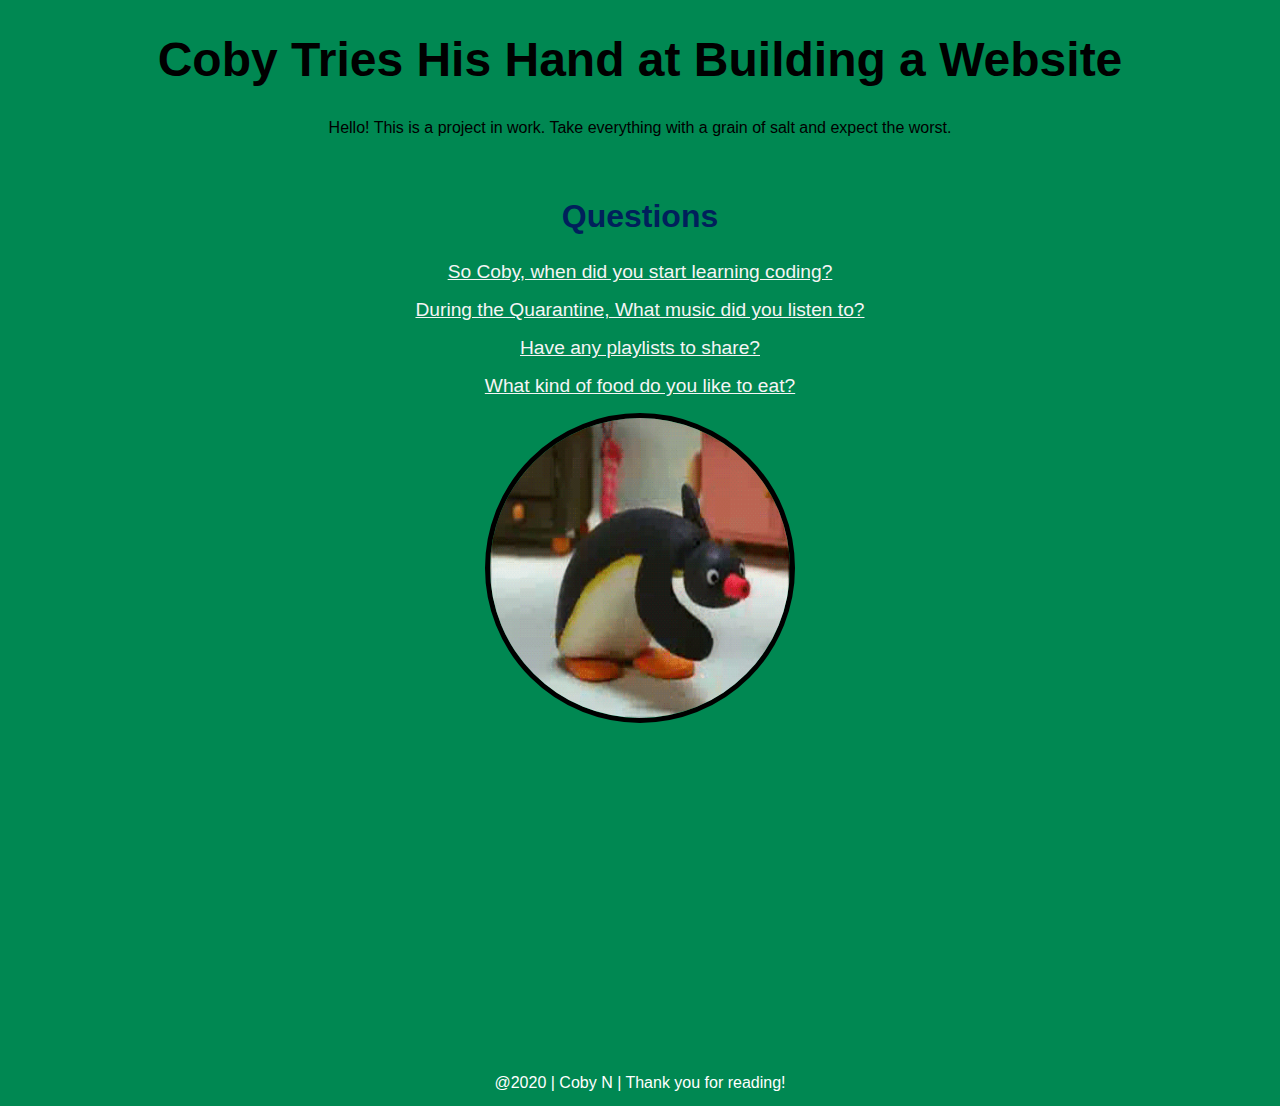
<file: index.html>
<!doctype html>

<html lang="eng">
<head> 
  
  <title>Coby's First Website Blog</title>
   
	<meta name="description" content="A side project to learn HTML & CSS">
	<meta name="keywords" content="Project, Hobby, CSS, HTML5, Noob, Beginner, Learning, Basic General Tags">
	<meta name="author" content="Coby">
	<meta http-equiv="refresh" content="5"> <!-- This refreshes the page X seconds, good for live updates to code -->
	<meta name="viewport" content="width-device-width, initial-scale-1.0">
  
  <link href="style.css" rel="stylesheet" type="text/css">

  <div> <!-- The Title -->
      <h1 id="titlearticle">Coby Tries His Hand at Building a Website</h1>
      <p>Hello! This is a project in work. Take everything with a grain of salt and expect the worst.</p>
  </div>
  
</head>

  <br>
  
<body>
  
<div id="pagecontainer">
  <div id="contentwrap">
   
    <div>
      <h2 class="titles">Questions</h2>
        <p><a class="tablecontents" href="StartedLearning.html" target="_blank">So Coby, when did you start learning coding?</a></p>
        <p><a class="tablecontents" href="Music.html" target="_blank">During the Quarantine, What music did you listen to?</a></p>
        <p><a class="tablecontents" href="Playlists.html" target="_blank"> Have any playlists to share?</a><p>
        <p><a class="tablecontents" href="food.html" target="_blank"> What kind of food do you like to eat?</a></p>
        <img id="PengDance" src="74NOd.gif" alt="Everyone loves to skank, get wit it">
   </div> 

<br>

    <footer>
      <p>@2020 | Coby N | Thank you for  reading!</p>
    </footer>
  </div>
</div>
</body> 

</html>
</file>
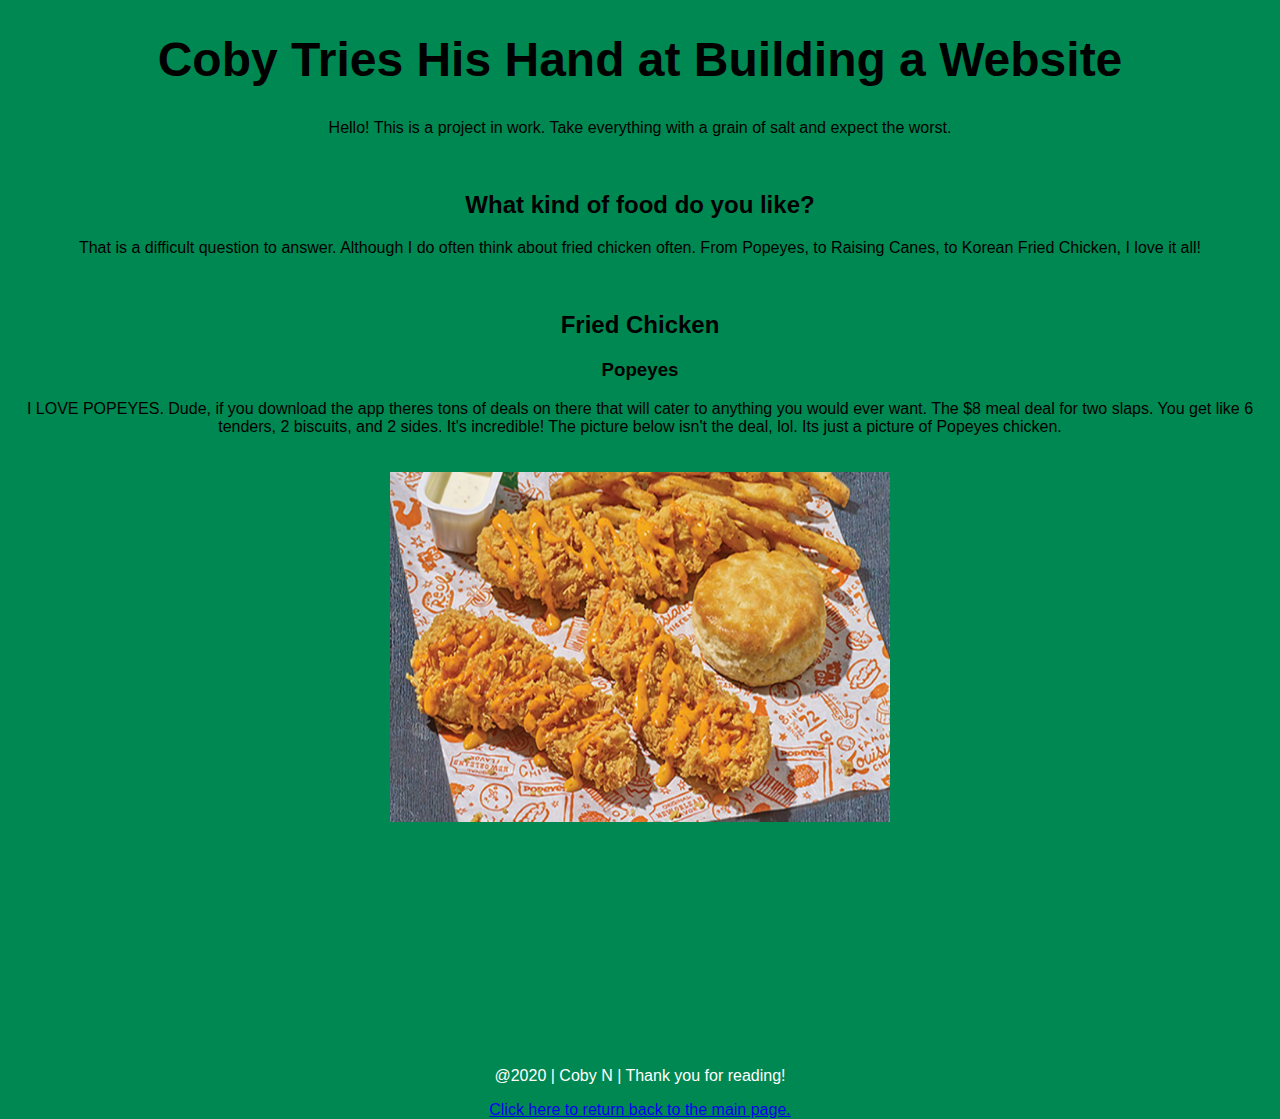
<file: food.html>
<!doctype html>

<html lang="eng">
<head> 
  
    <title>Coby's First Website Blog - Music</title>
   
	<meta name="description" content="A side project to learn HTML & CSS">
	<meta name="keywords" content="Project, Hobby, CSS, HTML5, Noob, Beginner, Learning, Basic General Tags">
	<meta name="author" content="Coby">
	<meta http-equiv="refresh" content="5"> <!-- This refreshes the page X seconds, good for live updates to code -->
	<meta name="viewport" content="width-device-width, initial-scale-1.0">
  
	<link href="style.css" rel="stylesheet" type="text/css">
  <div> <!-- The Title -->
     <h1 id="titlearticle">Coby Tries His Hand at Building a Website</h1>
      <p>Hello! This is a project in work. Take everything with a grain of salt and expect the worst.</p>
  </div>
  
</head>

  <br>

<body>
  
 <div id="pagecontainer">
    <div id="contentwrap">
    
     <div> <!-- What food do you like?-->
        <h2 id="titles">What kind of food do you like?</h2>
          <p>That is a difficult question to answer. Although I do often think about fried chicken often. From Popeyes, to Raising Canes, to Korean Fried Chicken, I love it all!</p>
        
        <br>
        
          <h2 id="titles">Fried Chicken</h2>
          <h3 id="">Popeyes</h3>
            <p>I LOVE POPEYES. Dude, if you download the app theres tons of deals on there that will cater to anything you would ever want. The $8 meal deal for two slaps. You get like 6 tenders, 2 biscuits, and 2 sides. It's incredible! The picture below isn't the deal, lol. Its just a picture of Popeyes chicken.</p>
            <img class="images" src="PopeyesChickenTenders.jpg" alt="Everyone loves Pepeyes, get wit it">


     </div>

  <footer>
      <p>@2020 | Coby N | Thank you for  reading!</p>
      <p><a href="index.html">Click here to return back to the main page.</a></p>
  </footer>

    </div>
</div>
</body>
</html>
</file>
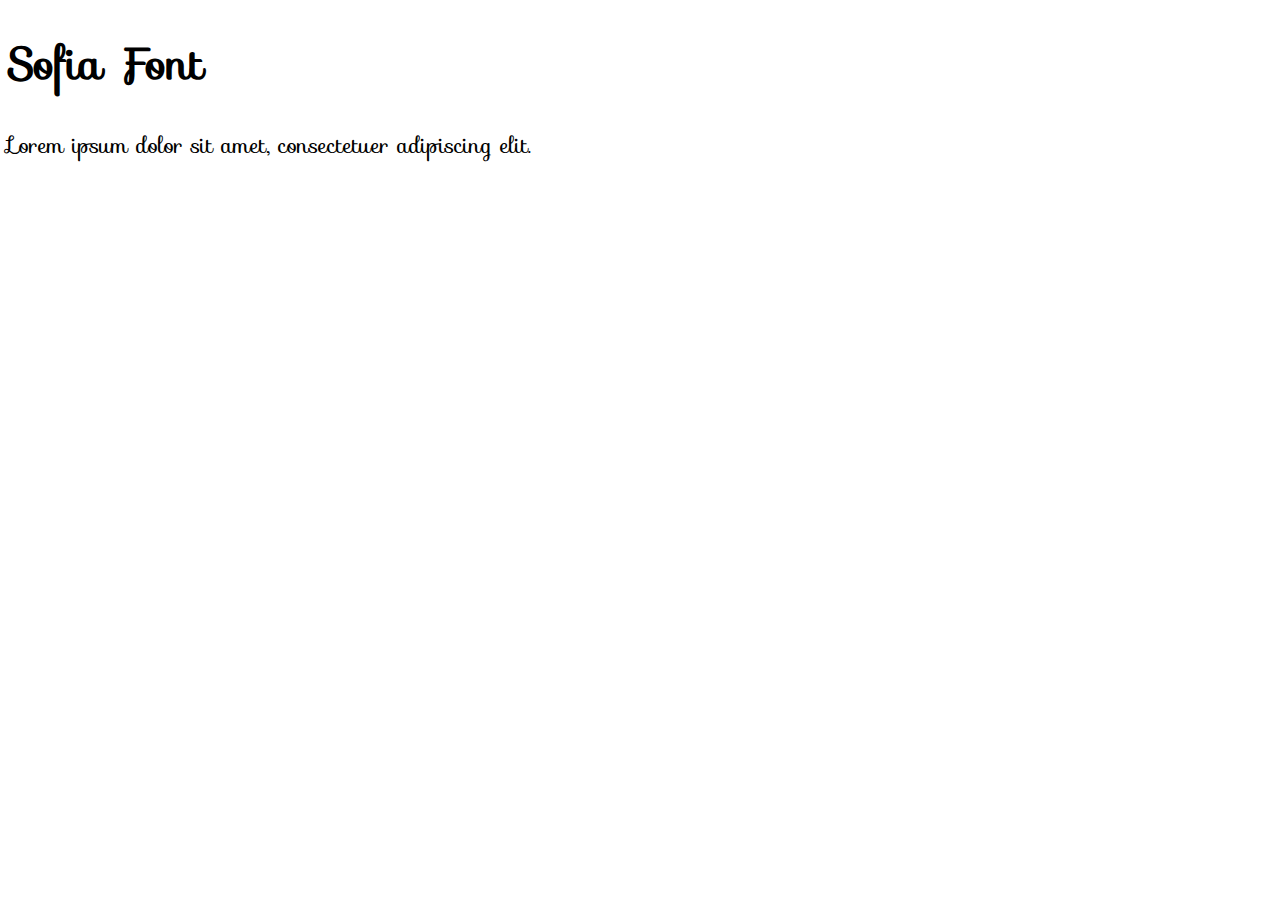
<file: GoogleDatabaseFonts.html>
<!DOCTYPE html>
<html>
<head>
<link rel="stylesheet" href="https://fonts.googleapis.com/css?family=Sofia">
<style>
body {
  font-family: "Sofia";
  font-size: 22px;
}
</style>
</head>
<body>

<h1>Sofia Font</h1>
<p>Lorem ipsum dolor sit amet, consectetuer adipiscing elit.</p>

</body>
</html>
</file>
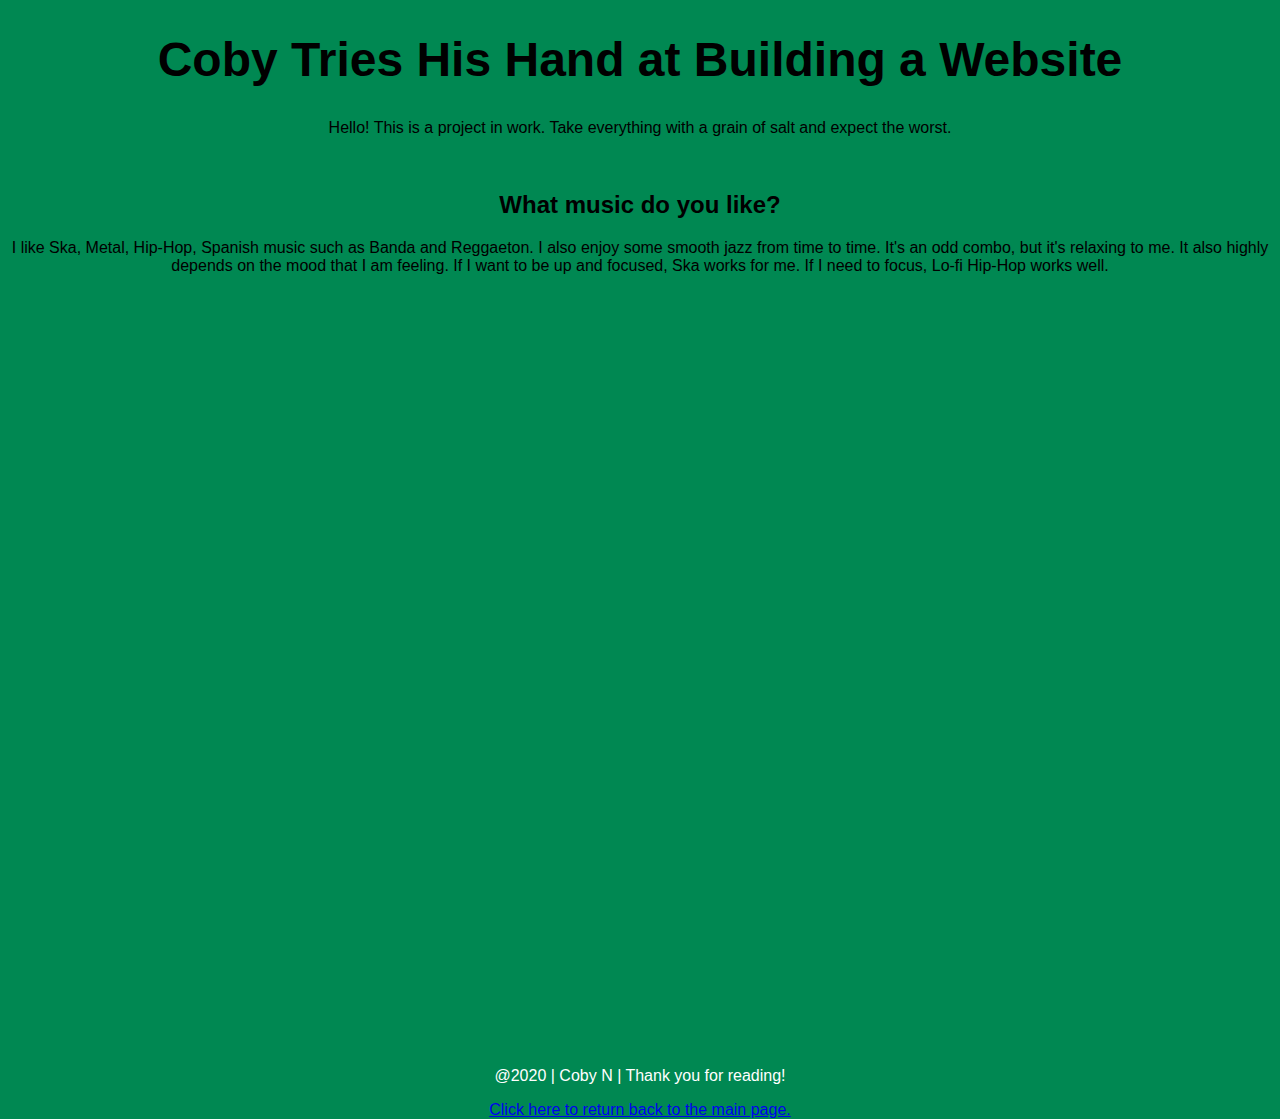
<file: Music.html>
<!doctype html>

<html lang="eng">
<head> 
  
    <title>Coby's First Website Blog - Music</title>
   
	<meta name="description" content="A side project to learn HTML & CSS">
	<meta name="keywords" content="Project, Hobby, CSS, HTML5, Noob, Beginner, Learning, Basic General Tags">
	<meta name="author" content="Coby">
	<meta http-equiv="refresh" content="5"> <!-- This refreshes the page X seconds, good for live updates to code -->
	<meta name="viewport" content="width-device-width, initial-scale-1.0">
  
	<link href="style.css" rel="stylesheet" type="text/css">
  <div> <!-- The Title -->
     <h1 id="titlearticle">Coby Tries His Hand at Building a Website</h1>
      <p>Hello! This is a project in work. Take everything with a grain of salt and expect the worst.</p>
  </div>
  
</head>

  <br>

<body>
  
 <div id="pagecontainer">
    <div id="contentwrap">
    
     <div> <!-- What music do you like?-->
        <h2 id="titles">What music do you like?</h2>
          <p>I like Ska, Metal, Hip-Hop, Spanish music such as Banda and Reggaeton. I also enjoy some smooth jazz from time to time. It's an odd combo, but it's relaxing to me. It also highly depends on the mood that I am feeling. If I want to be up and focused, Ska works for me. If I need to focus, Lo-fi Hip-Hop works well.</p>
     </div>

  <footer>
      <p>@2020 | Coby N | Thank you for  reading!</p>
      <p><a href="index.html">Click here to return back to the main page.</a></p>
  </footer>

    </div>
</div>
</body>
</html>
</file>
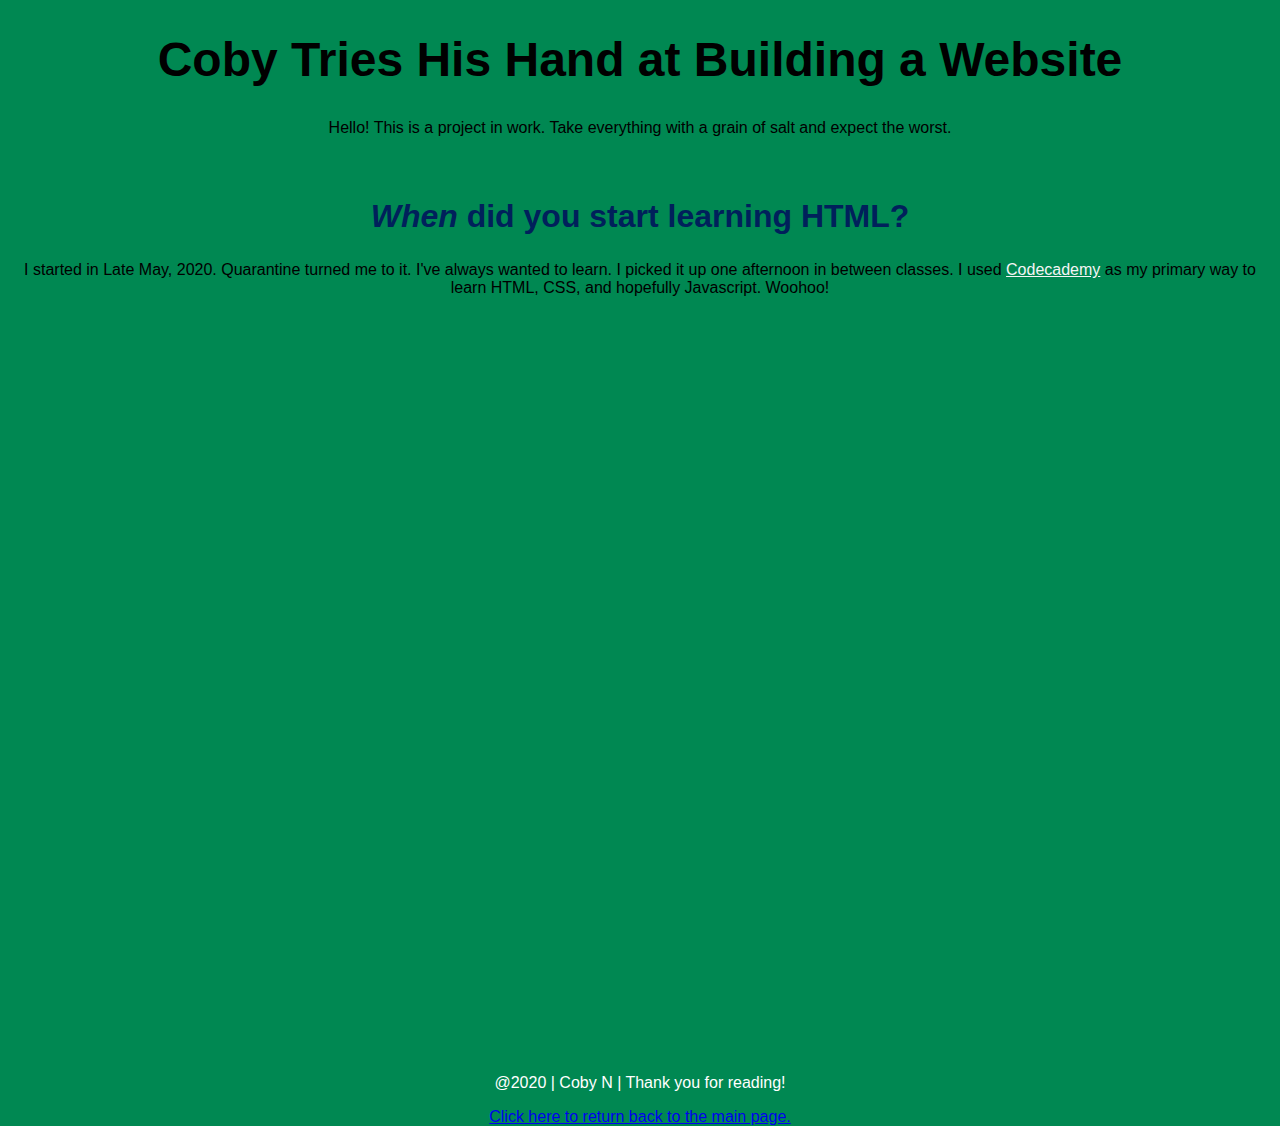
<file: StartedLearning.html>
<!doctype html>

<html lang="eng">
<head> 
  
    <title>Coby's First Website Blog - Learning</title>
   
	<meta name="description" content="A side project to learn HTML & CSS">
	<meta name="keywords" content="Project, Hobby, CSS, HTML5, Noob, Beginner, Learning, Basic General Tags">
	<meta name="author" content="Coby">
	<meta http-equiv="refresh" content="5"> <!-- This refreshes the page X seconds, good for live updates to code -->
	<meta name="viewport" content="width-device-width, initial-scale-1.0">
  
    <link href="style.css" rel="stylesheet" type="text/css">

  <div> <!-- The Title -->
     <h1 id="titlearticle">Coby Tries His Hand at Building a Website</h1>
      <p>Hello! This is a project in work. Take everything with a grain of salt and expect the worst.</p>
  </div>
  
</head>

  <br>

<body>

<div id="pagecontainer">
    <div id="contentwrap">

  <div> <!-- When did you start learning HTML?-->
        <h2 class="titles"><em>When</em> did you start learning HTML?</h2>
        <p> I started in Late May, 2020. Quarantine turned me to it. I've always wanted to learn. I picked it up one afternoon in between classes. I used <a href="codecademy.com" target="_blank" style="color:whitesmoke">Codecademy</a> as my primary way to learn HTML, CSS, and hopefully Javascript. Woohoo!</p>
  </div>

  <footer>
    <p>@2020 | Coby N | Thank you for  reading!</p>
    <p><a href="index.html">Click here to return back to the main page.</a></p>
  </footer>

    </div>
</div>

</body>
</file>
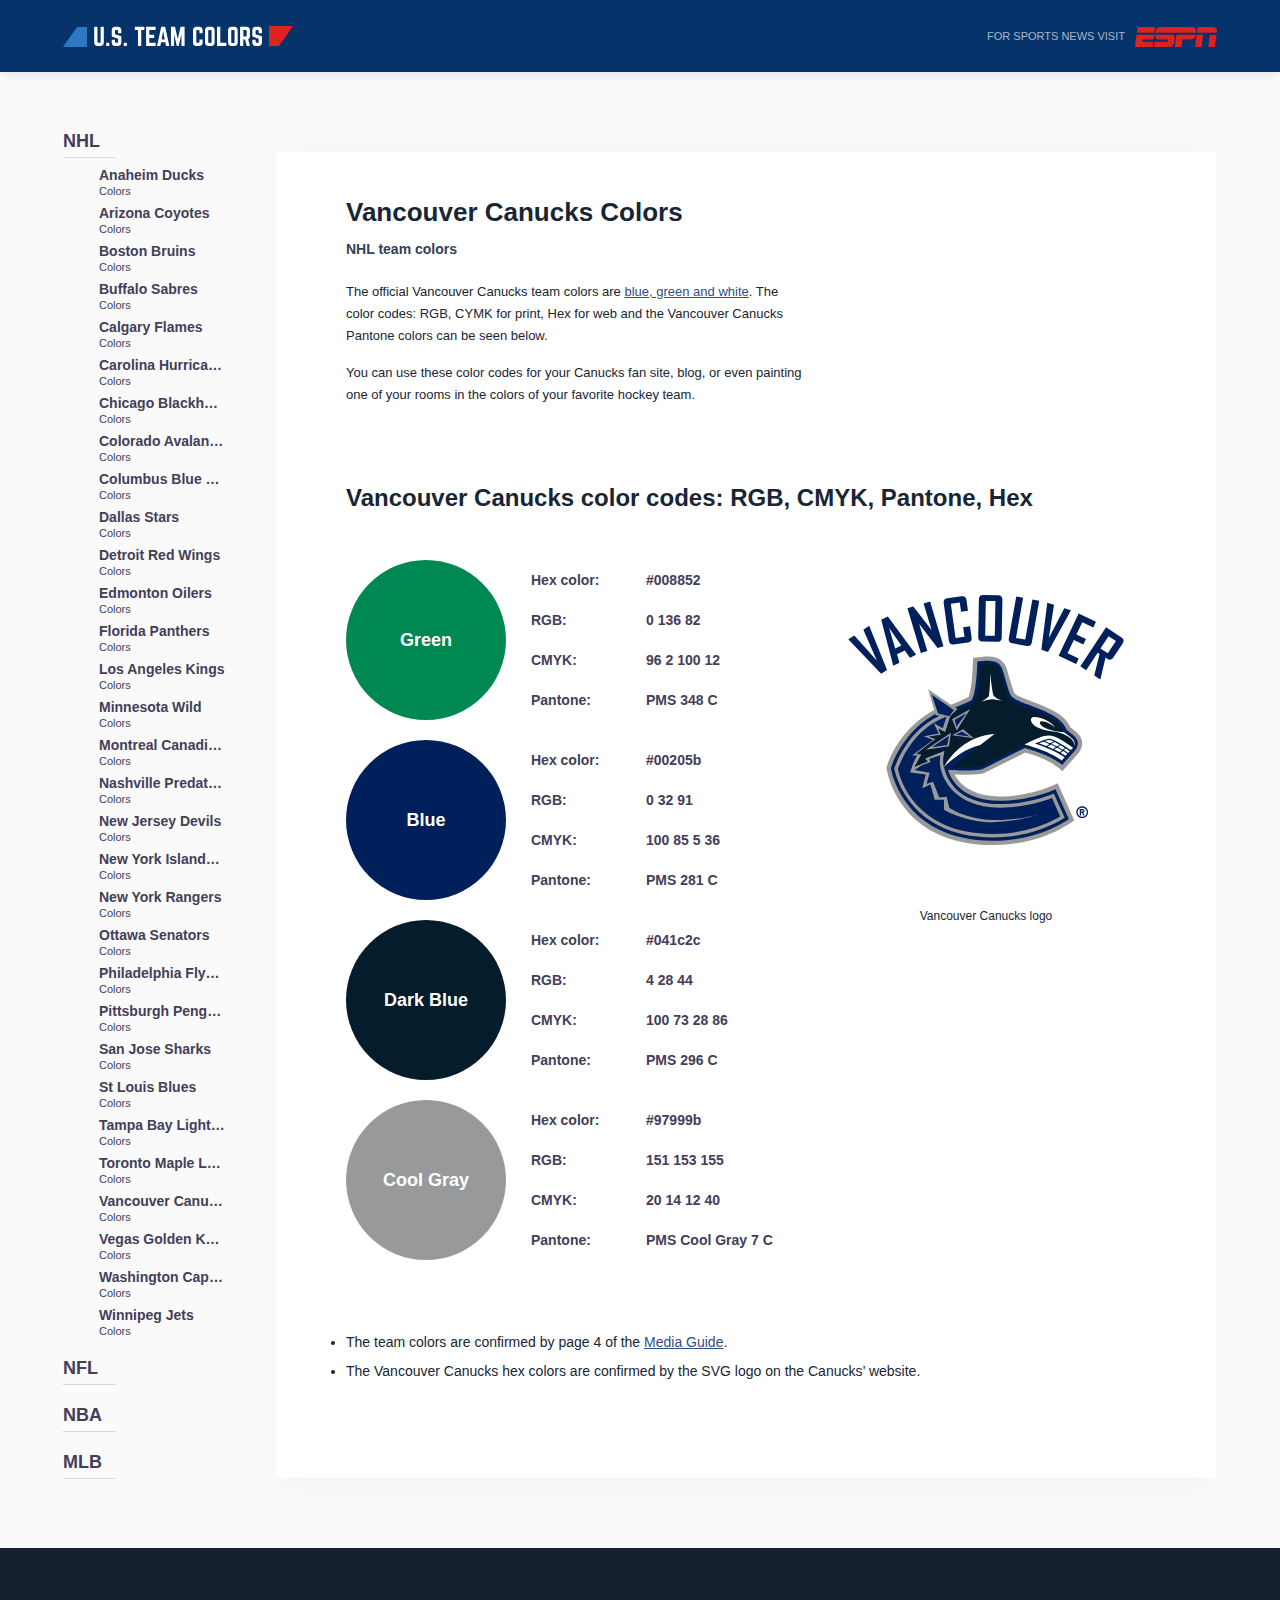
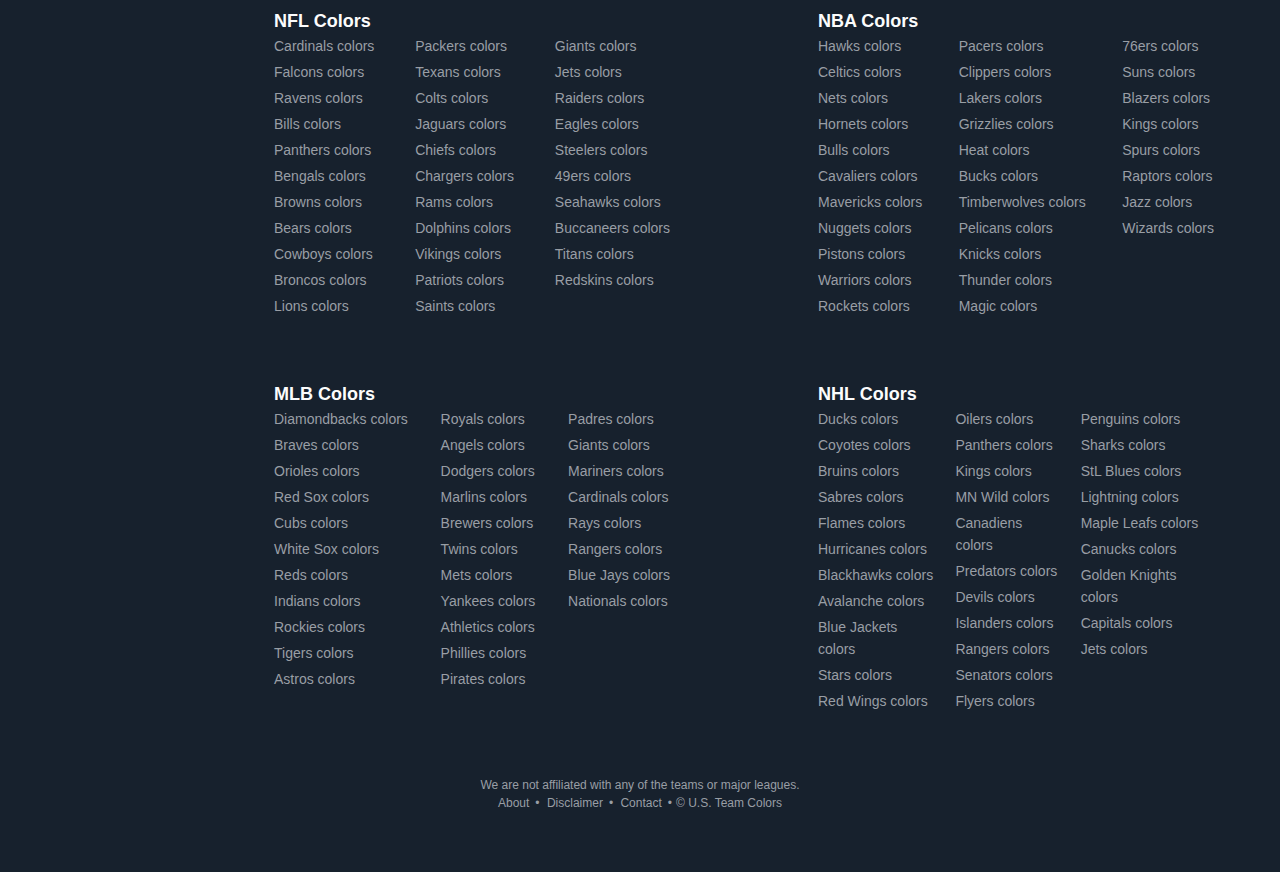
<file: Vancouver Canucks Colors _ Sports Teams Colors _ U.S. Team Colors.html>
<!DOCTYPE html>
<!-- saved from url=(0055)https://usteamcolors.com/vancouver-canucks-team-colors/ -->
<html lang="en-US"><head><meta http-equiv="Content-Type" content="text/html; charset=UTF-8">
    
    <meta name="viewport" content="width=device-width, initial-scale=1">
    <title>Vancouver Canucks Colors | Sports Teams Colors | U.S. Team Colors</title>

    <link href="./Vancouver Canucks Colors _ Sports Teams Colors _ U.S. Team Colors_files/css" rel="stylesheet" type="text/css">
         <link href="./Vancouver Canucks Colors _ Sports Teams Colors _ U.S. Team Colors_files/style-1.11.css" rel="stylesheet">

    <!-- Twitter -->
    <meta name="twitter:card" content="summary_large_image">
    <meta name="twitter:title" content="Vancouver Canucks Colors | Sports Teams Colors | U.S. Team Colors">

    <!-- Facebook -->
    <meta property="og:site_name" content="US Team Colors">
    <meta property="og:title" content="Vancouver Canucks Colors | Sports Teams Colors | U.S. Team Colors">
    <meta property="og:url" content="https://usteamcolors.com/vancouver-canucks-team-colors/">
    <meta property="og:type" content="article">
    <meta property="og:locale" content="en_US">

    <link rel="icon" type="image/x-icon" sizes="16x16 32x32" href="https://cdn.usteamcolors.com/resources/favicon.ico">
    <link rel="apple-touch-icon" href="https://cdn.usteamcolors.com/resources/apple-touch-icon.png">
    <meta name="theme-color" content="#063369">
    <meta name="format-detection" content="telephone=no">

    <link rel="canonical" href="https://usteamcolors.com/vancouver-canucks-team-colors/">
    <script type="text/javascript" async="" src="./Vancouver Canucks Colors _ Sports Teams Colors _ U.S. Team Colors_files/analytics.js"></script><script async="" src="./Vancouver Canucks Colors _ Sports Teams Colors _ U.S. Team Colors_files/f.txt"></script>
    <script>
      (adsbygoogle = window.adsbygoogle || []).push({
        google_ad_client: "ca-pub-8540669097527821",
        enable_page_level_ads: true
      });
    </script>

  </head>

  <body>

    <div class="top-section">
      <header class="site-header">
  <div class="header-left-side">
    <a class="logo" href="https://usteamcolors.com/">
      <svg width="230" height="21" xmlns="http://www.w3.org/2000/svg"><title>U.S. Team Colors</title><g fill="none" fill-rule="evenodd"><path d="M14 1L0 21h24V1H14z" fill="#2A79C1"></path><path d="M215 20c.55 0 1.25-.36 1.57-.82L229.43.82c.31-.45.12-.82-.43-.82h-22a1 1 0 0 0-1 1v18a1 1 0 0 0 1 1h8z" fill="#DF2121"></path><path d="M38.11.8a.48.48 0 0 0-.48.48v14.6c0 .64-.33.95-.96.95h-1.25c-.62 0-.96-.31-.96-.96V1.28a.48.48 0 0 0-.48-.48h-2.3a.48.48 0 0 0-.48.48v15.26c0 2.26 1.2 3.46 3.46 3.46h2.68c2.26 0 3.46-1.2 3.46-3.46V1.28a.48.48 0 0 0-.48-.48h-2.2zm5.09 18.72c0 .31.17.48.48.48h2.18c.32 0 .48-.17.48-.48v-2.2c0-.32-.16-.49-.48-.49h-2.18c-.31 0-.48.17-.48.48v2.21zM52.2.8c-2.23 0-3.46 1.2-3.46 3.46v5.66c0 .46.22.74.65.89l5.69 1.87v3.2c0 .64-.34.95-.96.95h-1.15c-.6 0-.96-.31-.96-.96v-1.85c0-.26-.12-.38-.39-.38h-2.5c-.23 0-.38.12-.38.38v2.52c0 2.26 1.23 3.46 3.46 3.46h2.69c2.25 0 3.45-1.2 3.45-3.46V11c0-.46-.21-.72-.62-.89l-5.71-1.87V4.93c0-.63.36-.96.96-.96h1.15c.65 0 .96.33.96.96V6.8c0 .24.14.38.38.38h2.5c.26 0 .38-.14.38-.38V4.26C58.34 2 57.14.8 54.9.8H52.2zm8.54 18.72c0 .31.17.48.48.48h2.19c.31 0 .48-.17.48-.48v-2.2c0-.32-.17-.49-.48-.49h-2.19c-.3 0-.48.17-.48.48v2.21zM72.2.8c-.24 0-.38.14-.38.38v2.4c0 .24.14.39.38.39h2.79v15.65c0 .26.14.38.38.38h2.5c.26 0 .38-.12.38-.38V3.97h2.78c.27 0 .39-.15.39-.39v-2.4c0-.24-.12-.38-.39-.38H72.2zm20.47.38c0-.24-.1-.38-.38-.38h-8.83c-.22 0-.36.14-.36.38v18.44c0 .24.14.38.36.38h8.83c.29 0 .38-.14.38-.38v-2.4c0-.27-.1-.39-.38-.39h-6v-4.85h4.58c.24 0 .39-.14.39-.4V9.2c0-.26-.15-.4-.39-.4h-4.58V4h6c.29 0 .38-.18.38-.42v-2.4zM105.91 20c.29 0 .39-.14.34-.4l-3.99-18.46c-.04-.24-.19-.34-.4-.34h-3.34c-.22 0-.36.1-.4.34l-4 18.45c-.06.27.06.41.32.41h2.57c.21 0 .33-.12.38-.34l.65-3.5h4.27l.67 3.5c.05.22.17.34.39.34h2.54zm-4.2-6.62h-3.07L100.18 5l1.53 8.38zM117.96.8c-.29 0-.46.14-.53.43l-2.66 11.95-2.67-11.95c-.07-.29-.24-.43-.52-.43h-3.17c-.31 0-.48.17-.48.48v18.24c0 .31.17.48.48.48h2.2c.32 0 .49-.17.49-.48V8.72h.16l2.38 10.85c.07.29.24.43.53.43h1.17c.3 0 .46-.14.53-.43l2.38-10.85h.17v10.8c0 .31.16.48.48.48h2.23c.31 0 .48-.17.48-.48V1.28c0-.31-.17-.48-.48-.48h-3.17zm21.67 3.46c0-2.26-1.22-3.46-3.45-3.46h-2.7c-2.25 0-3.47 1.2-3.47 3.46v12.28c0 2.26 1.22 3.46 3.48 3.46h2.69c2.23 0 3.45-1.2 3.45-3.46v-2.59c0-.24-.14-.38-.38-.38h-2.4c-.27 0-.39.14-.39.38v1.92c0 .65-.33.96-.96.96h-1.24c-.63 0-.96-.31-.96-.96V4.93c0-.63.3-.96.96-.96h1.24c.63 0 .96.33.96.96v1.92c0 .24.12.38.39.38h2.4c.24 0 .38-.14.38-.38v-2.6zm2.4 12.28c0 2.26 1.2 3.46 3.46 3.46h2.69c2.25 0 3.45-1.2 3.45-3.46V4.26c0-2.26-1.2-3.46-3.45-3.46h-2.7c-2.25 0-3.45 1.2-3.45 3.46v12.28zm4.15.36c-.62 0-.96-.3-.96-.96V4.86c0-.63.34-.96.96-.96h1.4c.62 0 .96.33.96.96v11.08c0 .65-.34.96-.96.96h-1.4zm11.12-.07h5.7c.27 0 .4.15.4.39v2.4c0 .26-.13.38-.4.38h-8.58c-.24 0-.39-.12-.39-.38V1.18c0-.24.15-.38.39-.38h2.5c.26 0 .38.14.38.38v15.65zm7.77-.29c0 2.26 1.2 3.46 3.46 3.46h2.69c2.25 0 3.45-1.2 3.45-3.46V4.26c0-2.26-1.2-3.46-3.45-3.46h-2.7c-2.25 0-3.45 1.2-3.45 3.46v12.28zm4.15.36c-.62 0-.96-.3-.96-.96V4.86c0-.63.34-.96.96-.96h1.4c.62 0 .96.33.96.96v11.08c0 .65-.34.96-.96.96h-1.4zm17.72-12.64c0-2.26-1.2-3.46-3.46-3.46h-6.02c-.24 0-.39.14-.39.38v18.44c0 .24.15.38.39.38h2.5c.23 0 .38-.14.38-.38v-6.05h1.65l1.61 6.1c.05.21.17.33.4.33h2.5c.27 0 .41-.14.34-.43l-1.66-6.29c1.16-.5 1.76-1.56 1.76-3.17V4.26zm-6.6 6.14V3.97h2.37c.63 0 .96.33.96.96v4.51c0 .62-.33.96-.96.96h-2.37zM192.79.8c-2.23 0-3.45 1.2-3.45 3.46v5.66c0 .46.21.74.64.89l5.7 1.87v3.2c0 .64-.34.95-.97.95h-1.15c-.6 0-.96-.31-.96-.96v-1.85c0-.26-.12-.38-.38-.38h-2.5c-.24 0-.38.12-.38.38v2.52c0 2.26 1.22 3.46 3.45 3.46h2.69c2.26 0 3.46-1.2 3.46-3.46V11c0-.46-.22-.72-.63-.89l-5.71-1.87V4.93c0-.63.36-.96.96-.96h1.15c.65 0 .96.33.96.96V6.8c0 .24.15.38.39.38h2.5c.26 0 .38-.14.38-.38V4.26c0-2.26-1.2-3.46-3.46-3.46h-2.69z" fill="#FFF"></path></g></svg>
    </a>
  </div>
  <div class="header-right-side">
    <span>For Sports News Visit</span><a href="http://www.espn.com/"><svg width="82" height="20" xmlns="http://www.w3.org/2000/svg"><title>ESPN</title><path d="M2.57 0h17.64l-.75 5.71H1.86l.71-5.7zM1.54 7.8h17.65l-.54 4.65H7.6l-.28 2.21h11.05l-.68 5.3H0L1.54 7.8zM21.1 2.76A4.76 4.76 0 0 1 24.93.01H56.7C0 0 58.03.03 58.6.26c.62.26 1.5.63 1.98 1.76.46 1.09.37 1.44.37 2.53 0 1.06-.03 1.16-.03 1.16H20.49c0-1.16.13-1.94.62-2.96zm15.35 5.1c1.08 0 1.44 0 2.11.4.7.46 1.01 1.02 1.22 1.9.2.88-.35 5.32-.67 6.4a4.24 4.24 0 0 1-2.44 2.9c-1.5.76-3.79.5-3.79.5H18.85l.83-5.29h13.15l.27-2.25h-9.07c-.73 0-1.48.2-2.86-.98-.84-.7-.93-1.79-.98-2.27-.06-.27.02-1.3.02-1.3h16.25zm24.06 0c0 1.37-.18 2.2-.7 2.97-.52.82-.98 1.25-1.85 1.44-.9.2-2.23.2-2.23.2H47.4l-.87 7.5h-6.69l1.5-12.1h19.18zm21.22-2.09c.17-1.6.38-1.72.17-2.8a3.33 3.33 0 0 0-1.5-2.34C79.34-.12 77.4 0 77.43 0h-14.8l-.81 5.75h19.92zm-20.18 2.1h6.6l-1.5 12.1H60.1l1.45-12.1zm13.26.05h6.54l-1.5 12.05h-6.51L74.82 7.9z" fill="#DF2121" fill-rule="evenodd"></path></svg></a>
  </div>
</header>
    </div>
    <div class="middle-section">
      <div class="section-wrapper">
        <main class="content">
          <div class="details">
            <div class="wrapper">
                          <h1 class="title">Vancouver Canucks Colors</h1>
              <a class="cat" href="https://usteamcolors.com/nhl-colors/">NHL team colors</a>
              <div class="ad-square">
                <script async="" src="./Vancouver Canucks Colors _ Sports Teams Colors _ U.S. Team Colors_files/f.txt"></script><!-- Team Colors Square --><ins class="adsbygoogle" style="display:inline-block;width:300px;height:250px" data-ad-client="ca-pub-8540669097527821" data-ad-slot="3752182254"></ins><script>(adsbygoogle = window.adsbygoogle || []).push({});</script>
              </div>
              <div class="description">
                <p>The official Vancouver Canucks team colors are <a href="https://usteamcolors.com/vancouver-canucks-team-colors/#vancouver-canucks-color-codes">blue, green and white</a>. The color codes: RGB, CYMK for print, Hex for web and the Vancouver Canucks Pantone colors can be seen below.</p>
<p>You can use these color codes for your Canucks fan site, blog, or even painting one of your rooms in the colors of your favorite hockey team.</p>
<h2>Vancouver Canucks color codes: RGB, CMYK, Pantone, Hex</h2>
<div class="colors">
<div id="vancouver-canucks-color-codes">
<table>
<tbody>
<tr>
<th rowspan="4"><span style="background-color:#008852;">Green</span></th>
<td><strong>Hex color:</strong></td>
<td>#008852</td>
</tr>
<tr>
<td><strong>RGB:</strong></td>
<td>0 136 82</td>
</tr>
<tr>
<td><strong>CMYK:</strong></td>
<td>96 2 100 12</td>
</tr>
<tr>
<td><strong>Pantone:</strong></td>
<td>PMS 348 C</td>
</tr>
</tbody>
</table>
<table>
<tbody>
<tr>
<th rowspan="4"><span style="background-color:#00205b;">Blue</span></th>
<td><strong>Hex color:</strong></td>
<td>#00205b</td>
</tr>
<tr>
<td><strong>RGB:</strong></td>
<td>0 32 91</td>
</tr>
<tr>
<td><strong>CMYK:</strong></td>
<td>100 85 5 36</td>
</tr>
<tr>
<td><strong>Pantone:</strong></td>
<td>PMS 281 C</td>
</tr>
</tbody>
</table>
<table>
<tbody>
<tr>
<th rowspan="4"><span style="background-color:#041c2c;">Dark Blue</span></th>
<td><strong>Hex color:</strong></td>
<td>#041c2c</td>
</tr>
<tr>
<td><strong>RGB:</strong></td>
<td>4 28 44</td>
</tr>
<tr>
<td><strong>CMYK:</strong></td>
<td>100 73 28 86</td>
</tr>
<tr>
<td><strong>Pantone:</strong></td>
<td>PMS 296 C</td>
</tr>
</tbody>
</table>
<table>
<tbody>
<tr>
<th rowspan="4"><span style="background-color:#97999b;">Cool Gray</span></th>
<td><strong>Hex color:</strong></td>
<td>#97999b</td>
</tr>
<tr>
<td><strong>RGB:</strong></td>
<td>151 153 155</td>
</tr>
<tr>
<td><strong>CMYK:</strong></td>
<td>20 14 12 40</td>
</tr>
<tr>
<td><strong>Pantone:</strong></td>
<td>PMS Cool Gray 7 C</td>
</tr>
</tbody>
</table></div>
<div>
    <img class="team-logo" src="./Vancouver Canucks Colors _ Sports Teams Colors _ U.S. Team Colors_files/vancouver-canucks.svg" alt="Vancouver Canucks Logo"><br>
    <span class="caption text-center">Vancouver Canucks logo</span>
  </div>
</div>
<ul>
<li>The team colors are confirmed by page 4 of the <a href="https://nhl.bamcontent.com/images/assets/binary/282148832/binary-file/file.pdf#page=4">Media Guide</a>.</li>
<li>The Vancouver Canucks hex colors are confirmed by the SVG logo on the Canucks’ website.</li>
</ul>
              </div>
                                        </div>
                    </div>
        </main>
                <nav>
          <h3 class="league">
            <a href="https://usteamcolors.com/nhl-colors/">NHL</a>
          </h3>
          <ul class="nhl">
                      <li>
              <a class="anaheim-ducks" href="https://usteamcolors.com/anaheim-ducks-team-colors/">
                Anaheim Ducks                <span>Colors</span>
              </a>
            </li>
                      <li>
              <a class="arizona-coyotes" href="https://usteamcolors.com/arizona-coyotes-team-colors/">
                Arizona Coyotes                <span>Colors</span>
              </a>
            </li>
                      <li>
              <a class="boston-bruins" href="https://usteamcolors.com/boston-bruins-team-colors/">
                Boston Bruins                <span>Colors</span>
              </a>
            </li>
                      <li>
              <a class="buffalo-sabres" href="https://usteamcolors.com/buffalo-sabres-team-colors/">
                Buffalo Sabres                <span>Colors</span>
              </a>
            </li>
                      <li>
              <a class="calgary-flames" href="https://usteamcolors.com/calgary-flames-team-colors/">
                Calgary Flames                <span>Colors</span>
              </a>
            </li>
                      <li>
              <a class="carolina-hurricanes" href="https://usteamcolors.com/carolina-hurricanes-team-colors/">
                Carolina Hurricanes                <span>Colors</span>
              </a>
            </li>
                      <li>
              <a class="chicago-blackhawks" href="https://usteamcolors.com/chicago-blackhawks-team-colors/">
                Chicago Blackhawks                <span>Colors</span>
              </a>
            </li>
                      <li>
              <a class="colorado-avalanche" href="https://usteamcolors.com/colorado-avalanche-team-colors/">
                Colorado Avalanche                <span>Colors</span>
              </a>
            </li>
                      <li>
              <a class="columbus-blue-jackets" href="https://usteamcolors.com/columbus-blue-jackets-team-colors/">
                Columbus Blue Jackets                <span>Colors</span>
              </a>
            </li>
                      <li>
              <a class="dallas-stars" href="https://usteamcolors.com/dallas-stars-team-colors/">
                Dallas Stars                <span>Colors</span>
              </a>
            </li>
                      <li>
              <a class="detroit-red-wings" href="https://usteamcolors.com/detroit-red-wings-team-colors/">
                Detroit Red Wings                <span>Colors</span>
              </a>
            </li>
                      <li>
              <a class="edmonton-oilers" href="https://usteamcolors.com/edmonton-oilers-team-colors/">
                Edmonton Oilers                <span>Colors</span>
              </a>
            </li>
                      <li>
              <a class="florida-panthers" href="https://usteamcolors.com/florida-panthers-team-colors/">
                Florida Panthers                <span>Colors</span>
              </a>
            </li>
                      <li>
              <a class="los-angeles-kings" href="https://usteamcolors.com/los-angeles-kings-team-colors/">
                Los Angeles Kings                <span>Colors</span>
              </a>
            </li>
                      <li>
              <a class="minnesota-wild" href="https://usteamcolors.com/minnesota-wild-team-colors/">
                Minnesota Wild                <span>Colors</span>
              </a>
            </li>
                      <li>
              <a class="montreal-canadiens" href="https://usteamcolors.com/montreal-canadiens-team-colors/">
                Montreal Canadiens                <span>Colors</span>
              </a>
            </li>
                      <li>
              <a class="nashville-predators" href="https://usteamcolors.com/nashville-predators-team-colors/">
                Nashville Predators                <span>Colors</span>
              </a>
            </li>
                      <li>
              <a class="new-jersey-devils" href="https://usteamcolors.com/new-jersey-devils-team-colors/">
                New Jersey Devils                <span>Colors</span>
              </a>
            </li>
                      <li>
              <a class="new-york-islanders" href="https://usteamcolors.com/new-york-islanders-team-colors/">
                New York Islanders                <span>Colors</span>
              </a>
            </li>
                      <li>
              <a class="new-york-rangers" href="https://usteamcolors.com/new-york-rangers-team-colors/">
                New York Rangers                <span>Colors</span>
              </a>
            </li>
                      <li>
              <a class="ottawa-senators" href="https://usteamcolors.com/ottawa-senators-team-colors/">
                Ottawa Senators                <span>Colors</span>
              </a>
            </li>
                      <li>
              <a class="philadelphia-flyers" href="https://usteamcolors.com/philadelphia-flyers-team-colors/">
                Philadelphia Flyers                <span>Colors</span>
              </a>
            </li>
                      <li>
              <a class="pittsburgh-penguins" href="https://usteamcolors.com/pittsburgh-penguins-team-colors/">
                Pittsburgh Penguins                <span>Colors</span>
              </a>
            </li>
                      <li>
              <a class="san-jose-sharks" href="https://usteamcolors.com/san-jose-sharks-team-colors/">
                San Jose Sharks                <span>Colors</span>
              </a>
            </li>
                      <li>
              <a class="st-louis-blues" href="https://usteamcolors.com/st-louis-blues-team-colors/">
                St Louis Blues                <span>Colors</span>
              </a>
            </li>
                      <li>
              <a class="tampa-bay-lightning" href="https://usteamcolors.com/tampa-bay-lightning-team-colors/">
                Tampa Bay Lightning                <span>Colors</span>
              </a>
            </li>
                      <li>
              <a class="toronto-maple-leafs" href="https://usteamcolors.com/toronto-maple-leafs-team-colors/">
                Toronto Maple Leafs                <span>Colors</span>
              </a>
            </li>
                      <li>
              <a class="vancouver-canucks" href="https://usteamcolors.com/vancouver-canucks-team-colors/">
                Vancouver Canucks                <span>Colors</span>
              </a>
            </li>
                      <li>
              <a class="vegas-golden-knights" href="https://usteamcolors.com/vegas-golden-knights-team-colors/">
                Vegas Golden Knights                <span>Colors</span>
              </a>
            </li>
                      <li>
              <a class="washington-capitals" href="https://usteamcolors.com/washington-capitals-team-colors/">
                Washington Capitals                <span>Colors</span>
              </a>
            </li>
                      <li>
              <a class="winnipeg-jets" href="https://usteamcolors.com/winnipeg-jets-team-colors/">
                Winnipeg Jets                <span>Colors</span>
              </a>
            </li>
                    </ul>

                      <h3>
              <a href="https://usteamcolors.com/nfl-colors/">NFL</a>
            </h3>
                      <h3>
              <a href="https://usteamcolors.com/nba-colors/">NBA</a>
            </h3>
                      <h3>
              <a href="https://usteamcolors.com/mlb-colors/">MLB</a>
            </h3>
                  </nav>
      </div>
    </div>

    <div class="bottom-section">
      <footer>
  <div class="sports-teams">
    <div class="sports-teams-wrapper">
      <h3>NFL Colors</h3>
      <div class="team-wrapper">
        <div class="team-color-links">
          <a href="https://usteamcolors.com/arizona-cardinals-team-colors/">Cardinals colors</a>
          <a href="https://usteamcolors.com/atlanta-falcons-team-colors/">Falcons colors</a>
          <a href="https://usteamcolors.com/baltimore-ravens-team-colors/">Ravens colors</a>
          <a href="https://usteamcolors.com/buffalo-bills-team-colors/">Bills colors</a>
          <a href="https://usteamcolors.com/carolina-panthers-team-colors/">Panthers colors</a>
          <a href="https://usteamcolors.com/cincinnati-bengals-team-colors/">Bengals colors</a>
          <a href="https://usteamcolors.com/cleveland-browns-team-colors/">Browns colors</a>
          <a href="https://usteamcolors.com/chicago-bears-team-colors/">Bears colors</a>
          <a href="https://usteamcolors.com/dallas-cowboys-team-colors/">Cowboys colors</a>
          <a href="https://usteamcolors.com/denver-broncos-team-colors/">Broncos colors</a>
          <a href="https://usteamcolors.com/detroit-lions-team-colors/">Lions colors</a>
        </div>
        <div class="team-color-links">
          <a href="https://usteamcolors.com/green-bay-packers-team-colors/">Packers colors</a>
          <a href="https://usteamcolors.com/houston-texans-team-colors/">Texans colors</a>
          <a href="https://usteamcolors.com/indianapolis-colts-team-colors/">Colts colors</a>
          <a href="https://usteamcolors.com/jacksonville-jaguars-team-colors/">Jaguars colors</a>
          <a href="https://usteamcolors.com/kansas-city-chiefs-team-colors/">Chiefs colors</a>
          <a href="https://usteamcolors.com/los-angeles-chargers-team-colors/">Chargers colors</a>
          <a href="https://usteamcolors.com/los-angeles-rams-team-colors/">Rams colors</a>
          <a href="https://usteamcolors.com/miami-dolphins-team-colors/">Dolphins colors</a>
          <a href="https://usteamcolors.com/minnesota-vikings-team-colors/">Vikings colors</a>
          <a href="https://usteamcolors.com/new-england-patriots-team-colors/">Patriots colors</a>
          <a href="https://usteamcolors.com/new-orleans-saints-team-colors/">Saints colors</a>
        </div>
        <div class="team-color-links">
          <a href="https://usteamcolors.com/new-york-giants-team-colors/">Giants colors</a>
          <a href="https://usteamcolors.com/new-york-jets-team-colors/">Jets colors</a>
          <a href="https://usteamcolors.com/oakland-raiders-team-colors/">Raiders colors</a>
          <a href="https://usteamcolors.com/philadelphia-eagles-team-colors/">Eagles colors</a>
          <a href="https://usteamcolors.com/pittsburgh-steelers-team-colors/">Steelers colors</a>
          <a href="https://usteamcolors.com/san-francisco-49ers-team-colors/">49ers colors</a>
          <a href="https://usteamcolors.com/seattle-seahawks-team-colors/">Seahawks colors</a>
          <a href="https://usteamcolors.com/tampa-bay-buccaneers-team-colors/">Buccaneers colors</a>
          <a href="https://usteamcolors.com/tennessee-titans-team-colors/">Titans colors</a>
          <a href="https://usteamcolors.com/washington-redskins-team-colors/">Redskins colors</a>
        </div>
      </div>
    </div>
    <div class="sports-teams-wrapper">
      <h3>NBA Colors</h3>
      <div class="team-wrapper">
        <div class="team-color-links">
          <a href="https://usteamcolors.com/atlanta-hawks-team-colors/">Hawks colors</a>
          <a href="https://usteamcolors.com/boston-celtics-team-colors/">Celtics colors</a>
          <a href="https://usteamcolors.com/brooklyn-nets-team-colors/">Nets colors</a>
          <a href="https://usteamcolors.com/charlotte-hornets-team-colors/">Hornets colors</a>
          <a href="https://usteamcolors.com/chicago-bulls-team-colors/">Bulls colors</a>
          <a href="https://usteamcolors.com/cleveland-cavaliers-team-colors/">Cavaliers colors</a>
          <a href="https://usteamcolors.com/dallas-mavericks-team-colors/">Mavericks colors</a>
          <a href="https://usteamcolors.com/denver-nuggets-team-colors/">Nuggets colors</a>
          <a href="https://usteamcolors.com/detroit-pistons-team-colors/">Pistons colors</a>
          <a href="https://usteamcolors.com/golden-state-warriors-team-colors/">Warriors colors</a>
          <a href="https://usteamcolors.com/houston-rockets-team-colors/">Rockets colors</a>
        </div>
        <div class="team-color-links">
          <a href="https://usteamcolors.com/indiana-pacers-team-colors/">Pacers colors</a>
          <a href="https://usteamcolors.com/los-angeles-clippers-team-colors/">Clippers colors</a>
          <a href="https://usteamcolors.com/los-angeles-lakers-team-colors/">Lakers colors</a>
          <a href="https://usteamcolors.com/memphis-grizzlies-team-colors/">Grizzlies colors</a>
          <a href="https://usteamcolors.com/miami-heat-team-colors/">Heat colors</a>
          <a href="https://usteamcolors.com/milwaukee-bucks-team-colors/">Bucks colors</a>
          <a href="https://usteamcolors.com/minnesota-timberwolves-team-colors/">Timberwolves colors</a>
          <a href="https://usteamcolors.com/new-orleans-pelicans-team-colors/">Pelicans colors</a>
          <a href="https://usteamcolors.com/new-york-knicks-team-colors/">Knicks colors</a>
          <a href="https://usteamcolors.com/oklahoma-city-thunder-team-colors/">Thunder colors</a>
          <a href="https://usteamcolors.com/orlando-magic-team-colors/">Magic colors</a>
        </div>
        <div class="team-color-links">
          <a href="https://usteamcolors.com/philadelphia-76ers-team-colors/">76ers colors</a>
          <a href="https://usteamcolors.com/phoenix-suns-team-colors/">Suns colors</a>
          <a href="https://usteamcolors.com/portland-trail-blazers-team-colors/">Blazers colors</a>
          <a href="https://usteamcolors.com/sacramento-kings-team-colors/">Kings colors</a>
          <a href="https://usteamcolors.com/san-antonio-spurs-team-colors/">Spurs colors</a>
          <a href="https://usteamcolors.com/toronto-raptors-team-colors/">Raptors colors</a>
          <a href="https://usteamcolors.com/utah-jazz-team-colors/">Jazz colors</a>
          <a href="https://usteamcolors.com/washington-wizards-team-colors/">Wizards colors</a>
        </div>
      </div>
    </div>
  </div>
  <div class="sports-teams">
    <div class="sports-teams-wrapper">
      <h3>MLB Colors</h3>
      <div class="team-wrapper">
        <div class="team-color-links">
          <a href="https://usteamcolors.com/arizona-diamondbacks-team-colors/">Diamondbacks colors</a>
          <a href="https://usteamcolors.com/atlanta-braves-team-colors/">Braves colors</a>
          <a href="https://usteamcolors.com/baltimore-orioles-team-colors/">Orioles colors</a>
          <a href="https://usteamcolors.com/boston-red-sox-team-colors/">Red Sox colors</a>
          <a href="https://usteamcolors.com/chicago-cubs-team-colors/">Cubs colors</a>
          <a href="https://usteamcolors.com/chicago-white-sox-team-colors/">White Sox colors</a>
          <a href="https://usteamcolors.com/cincinnati-reds-team-colors/">Reds colors</a>
          <a href="https://usteamcolors.com/cleveland-indians-team-colors/">Indians colors</a>
          <a href="https://usteamcolors.com/colorado-rockies-team-colors/">Rockies colors</a>
          <a href="https://usteamcolors.com/detroit-tigers-team-colors/">Tigers colors</a>
          <a href="https://usteamcolors.com/houston-astros-team-colors/">Astros colors</a>
        </div>
        <div class="team-color-links">
          <a href="https://usteamcolors.com/kansas-city-royals-team-colors/">Royals colors</a>
          <a href="https://usteamcolors.com/los-angeles-angels-team-colors/">Angels colors</a>
          <a href="https://usteamcolors.com/los-angeles-dodgers-team-colors/">Dodgers colors</a>
          <a href="https://usteamcolors.com/miami-marlins-team-colors/">Marlins colors</a>
          <a href="https://usteamcolors.com/milwaukee-brewers-team-colors/">Brewers colors</a>
          <a href="https://usteamcolors.com/minnesota-twins-team-colors/">Twins colors</a>
          <a href="https://usteamcolors.com/new-york-mets-team-colors/">Mets colors</a>
          <a href="https://usteamcolors.com/new-york-yankees-team-colors/">Yankees colors</a>
          <a href="https://usteamcolors.com/oakland-athletics-team-colors/">Athletics colors</a>
          <a href="https://usteamcolors.com/philadelphia-phillies-team-colors/">Phillies colors</a>
          <a href="https://usteamcolors.com/pittsburgh-pirates-team-colors/">Pirates colors</a>
        </div>
        <div class="team-color-links">
          <a href="https://usteamcolors.com/san-diego-padres-team-colors/">Padres colors</a>
          <a href="https://usteamcolors.com/san-francisco-giants-team-colors/">Giants colors</a>
          <a href="https://usteamcolors.com/seattle-mariners-team-colors/">Mariners colors</a>
          <a href="https://usteamcolors.com/st-louis-cardinals-team-colors/">Cardinals colors</a>
          <a href="https://usteamcolors.com/tampa-bay-rays-team-colors/">Rays colors</a>
          <a href="https://usteamcolors.com/texas-rangers-team-colors/">Rangers colors</a>
          <a href="https://usteamcolors.com/toronto-blue-jays-team-colors/">Blue Jays colors</a>
          <a href="https://usteamcolors.com/washington-nationals-team-colors/">Nationals colors</a>
        </div>
      </div>
    </div>
    <div class="sports-teams-wrapper">
      <h3>NHL Colors</h3>
      <div class="team-wrapper">
        <div class="team-color-links">
          <a href="https://usteamcolors.com/anaheim-ducks-team-colors/">Ducks colors</a>
          <a href="https://usteamcolors.com/arizona-coyotes-team-colors/">Coyotes colors</a>
          <a href="https://usteamcolors.com/boston-bruins-team-colors/">Bruins colors</a>
          <a href="https://usteamcolors.com/buffalo-sabres-team-colors/">Sabres colors</a>
          <a href="https://usteamcolors.com/calgary-flames-team-colors/">Flames colors</a>
          <a href="https://usteamcolors.com/carolina-hurricanes-team-colors/">Hurricanes colors</a>
          <a href="https://usteamcolors.com/chicago-blackhawks-team-colors/">Blackhawks colors</a>
          <a href="https://usteamcolors.com/colorado-avalanche-team-colors/">Avalanche colors</a>
          <a href="https://usteamcolors.com/columbus-blue-jackets-team-colors/">Blue Jackets colors</a>
          <a href="https://usteamcolors.com/dallas-stars-team-colors/">Stars colors</a>
          <a href="https://usteamcolors.com/detroit-red-wings-team-colors/">Red Wings colors</a>
        </div>
        <div class="team-color-links">
          <a href="https://usteamcolors.com/edmonton-oilers-team-colors/">Oilers colors</a>
          <a href="https://usteamcolors.com/florida-panthers-team-colors/">Panthers colors</a>
          <a href="https://usteamcolors.com/los-angeles-kings-team-colors/">Kings colors</a>
          <a href="https://usteamcolors.com/minnesota-wild-team-colors/">MN Wild colors</a>
          <a href="https://usteamcolors.com/montreal-canadiens-team-colors/">Canadiens colors</a>
          <a href="https://usteamcolors.com/nashville-predators-team-colors/">Predators colors</a>
          <a href="https://usteamcolors.com/new-jersey-devils-team-colors/">Devils colors</a>
          <a href="https://usteamcolors.com/new-york-islanders-team-colors/">Islanders colors</a>
          <a href="https://usteamcolors.com/new-york-rangers-team-colors/">Rangers colors</a>
          <a href="https://usteamcolors.com/ottawa-senators-team-colors/">Senators colors</a>
          <a href="https://usteamcolors.com/philadelphia-flyers-team-colors/">Flyers colors</a>
        </div>
        <div class="team-color-links">
          <a href="https://usteamcolors.com/pittsburgh-penguins-team-colors/">Penguins colors</a>
          <a href="https://usteamcolors.com/san-jose-sharks-team-colors/">Sharks colors</a>
          <a href="https://usteamcolors.com/st-louis-blues-team-colors/">StL Blues colors</a>
          <a href="https://usteamcolors.com/tampa-bay-lightning-team-colors/">Lightning colors</a>
          <a href="https://usteamcolors.com/toronto-maple-leafs-team-colors/">Maple Leafs colors</a>
          <a href="https://usteamcolors.com/vancouver-canucks-team-colors/">Canucks colors</a>
          <a href="https://usteamcolors.com/vegas-golden-knights-team-colors/">Golden Knights colors</a>
          <a href="https://usteamcolors.com/washington-capitals-team-colors/">Capitals colors</a>
          <a href="https://usteamcolors.com/winnipeg-jets-team-colors/">Jets colors</a>
        </div>
      </div>
    </div>
  </div>
  <div class="footer-nav">

    <div class="copyright">
      <div>We are not affiliated with any of the teams or major leagues.</div>
      <a class="footer-link" href="https://usteamcolors.com/about/">About</a><span>•</span>
      <a class="footer-link" href="https://usteamcolors.com/about/#disclaimer">Disclaimer</a><span>•</span>
      <a class="footer-link" href="https://usteamcolors.com/about/#contact">Contact</a><span>•</span>© U.S. Team Colors
    </div>
  </div>
</footer>
    </div>


  <!-- Global site tag (gtag.js) - Google Analytics -->
  <script async="" src="./Vancouver Canucks Colors _ Sports Teams Colors _ U.S. Team Colors_files/js"></script>
  <script>
    window.dataLayer = window.dataLayer || [];
    function gtag(){dataLayer.push(arguments);}
    gtag('js', new Date());

    gtag('config', 'UA-128886512-1');
  </script>




</body></html>
</file>
<file: style.css>
/* CSS Document */

/* CSS Declarations
Key-Value Pair of a CSS property and its Values
Used to set style properties and contruct rules to apply to individual or groups of elements
 */
/*Lmao The Hex Codes are Canucks colors*/

body, p {
	font-family: Verdana, Geneva, Tahoma, sans-serif;
	text-align: center;
	font-size: 100%;
	background-color: #008852;
	opacity: 1;
	word-wrap: normal;
}

head {
	word-wrap: normal;
}

div {
	background-color: #008852;
	opacity: 1;
}

#titlearticle {
	text-align: center;
	font-size: xxx-large;
	font-family: Arial, Helvetica, sans-serif;
}

.tablecontents {
	color: whitesmoke;
	font-size: 120%
}

.musicgenre {
	color: #00205b
	;
}

.titles {
	color: #00205b;
	font-family: Arial;
	text-align: Center;
	font-size: xx-large; 
	font-weight: bold;
}

footer {
	position: absolute;
	bottom: 0;
	width: 100%;
	color: white;
	height: 2.5rem;
}

#pagecontainer {
	position: relative;
	min-height: 100vh;
}

#contentwrap {
	padding-bottom: 2.5rem;
}

/* #mustardpic {  Shits busted, takes up the entire screen, lmao 
	width: 100%;
	height: 100%;
} */

#PengDance {
	float: none;
	position: none;
	width: 300px;
	height: 300px;
	Border-color: black;
	border-width: 5px;
	border-style: solid;
	border-radius: 200px;
}

.images {
	width: 500px;
	height: 350px;
	margin: 10px 10px 10px 10px;
	padding: 10px 10px 10px 10px;
	border: black;
	border-width: 5px;


}
</file>
<file: Vancouver Canucks Colors _ Sports Teams Colors _ U.S. Team Colors_files/style-1.11.css>
pre,textarea{overflow:auto}[hidden],audio:not([controls]),template{display:none}details,main,summary{display:block}input{border-radius:0}input[type=number]{width:auto}input[type=email],input[type=search],input[type=submit],input[type=text]{-webkit-appearance:none}input[type=search]::-webkit-search-cancel-button,input[type=search]::-webkit-search-decoration{-webkit-appearance:none}progress{display:inline-block}small{font-size:75%}textarea{resize:vertical}[unselectable]{-webkit-user-select:none;-moz-user-select:none;-ms-user-select:none;user-select:none}*,:after,:before{box-sizing:inherit;border-style:solid;border-width:0}*{font-size:inherit;line-height:inherit;margin:0;padding:0}:after,:before{text-decoration:inherit;vertical-align:inherit}:root{-ms-overflow-style:-ms-autohiding-scrollbar;overflow-y:scroll;-webkit-text-size-adjust:100%;-ms-text-size-adjust:100%;text-size-adjust:100%;box-sizing:border-box;font:16px/1.5 sans-serif;text-rendering:optimizeLegibility}audio,canvas,iframe,img,svg,video{vertical-align:middle}button,input,select,textarea{background-color:transparent;color:inherit;font-family:inherit;font-style:inherit;font-weight:inherit;min-height:1.5em}code,kbd,pre,samp{font-family:monospace,monospace}nav ol,nav ul{list-style:none}select{-moz-appearance:none;-webkit-appearance:none}select::-ms-expand{display:none}select::-ms-value{color:currentColor}table{border-collapse:collapse;border-spacing:0}::-moz-selection{background-color:#b3d4fc;text-shadow:none}::selection{background-color:#b3d4fc;text-shadow:none}@media screen{[hidden~=screen]{display:inherit}[hidden~=screen]:not(:active):not(:focus):not(:target){clip:rect(0 0 0 0)!important;position:absolute!important}}body,div,footer,h1,h2,h3,h4,header,html,img,li,nav,section,ul{margin:0;padding:0}nav .nfl a{background-image:url(https://cdn.usteamcolors.com/resources/nfl-logos-1.3.svg)}nav .nba a{background-image:url(https://cdn.usteamcolors.com/resources/nba-logos-1.5.svg)}nav .mlb a{background-image:url(https://cdn.usteamcolors.com/resources/mlb-logos-1.0.svg)}nav .nhl a{background-image:url(https://cdn.usteamcolors.com/resources/nhl-logos-1.0.svg)}nav .arizona-cardinals{background-position:0 0}nav .atlanta-falcons{background-position:-30px -30px}nav .baltimore-ravens{background-position:-60px -60px}nav .buffalo-bills{background-position:-90px -90px}nav .carolina-panthers{background-position:-120px -120px}nav .chicago-bears{background-position:-150px -150px}nav .cincinnati-bengals{background-position:-180px -180px}nav .cleveland-browns{background-position:-210px -210px}nav .dallas-cowboys{background-position:-240px -240px}nav .denver-broncos{background-position:-270px -270px}nav .detroit-lions{background-position:-300px -300px}nav .green-bay-packers{background-position:-330px -330px}nav .houston-texans{background-position:-360px -360px}nav .indianapolis-colts{background-position:-390px -390px}nav .jacksonville-jaguars{background-position:-420px -420px}nav .kansas-city-chiefs{background-position:-450px -450px}nav .los-angeles-chargers{background-position:-480px -480px}nav .los-angeles-rams{background-position:-510px -510px}nav .miami-dolphins{background-position:-540px -540px}nav .minnesota-vikings{background-position:-570px -570px}nav .new-england-patriots{background-position:-600px -600px}nav .new-orleans-saints{background-position:-630px -630px}nav .new-york-giants{background-position:-660px -660px}nav .new-york-jets{background-position:-690px -690px}nav .oakland-raiders{background-position:-720px -720px}nav .philadelphia-eagles{background-position:-750px -750px}nav .pittsburgh-steelers{background-position:-780px -780px}nav .san-francisco-49ers{background-position:-810px -810px}nav .seattle-seahawks{background-position:-840px -840px}nav .tampa-bay-buccaneers{background-position:-870px -870px}nav .tennessee-titans{background-position:-900px -900px}nav .washington-redskins{background-position:-930px -930px}nav .atlanta-hawks{background-position:0 0}nav .boston-celtics{background-position:-30px -30px}nav .brooklyn-nets{background-position:-60px -60px}nav .charlotte-hornets{background-position:-90px -90px}nav .chicago-bulls{background-position:-120px -120px}nav .cleveland-cavaliers{background-position:-150px -150px}nav .dallas-mavericks{background-position:-180px -180px}nav .denver-nuggets{background-position:-210px -210px}nav .detroit-pistons{background-position:-240px -240px}nav .golden-state-warriors{background-position:-270px -270px}nav .houston-rockets{background-position:-300px -300px}nav .indiana-pacers{background-position:-330px -330px}nav .los-angeles-clippers{background-position:-360px -360px}nav .los-angeles-lakers{background-position:-390px -390px}nav .memphis-grizzlies{background-position:-420px -420px}nav .miami-heat{background-position:-450px -450px}nav .milwaukee-bucks{background-position:-480px -480px}nav .minnesota-timberwolves{background-position:-510px -510px}nav .new-orleans-pelicans{background-position:-540px -540px}nav .new-york-knicks{background-position:-570px -570px}nav .oklahoma-city-thunder{background-position:-600px -600px}nav .orlando-magic{background-position:-630px -630px}nav .philadelphia-76ers{background-position:-660px -660px}nav .phoenix-suns{background-position:-690px -690px}nav .portland-trail-blazers{background-position:-720px -720px}nav .sacramento-kings{background-position:-750px -750px}nav .san-antonio-spurs{background-position:-780px -780px}nav .toronto-raptors{background-position:-810px -810px}nav .utah-jazz{background-position:-840px -840px}nav .washington-wizards{background-position:-870px -870px}nav .arizona-diamondbacks{background-position:0 0}nav .atlanta-braves{background-position:-30px -30px}nav .baltimore-orioles{background-position:-60px -60px}nav .boston-red-sox{background-position:-90px -90px}nav .chicago-cubs{background-position:-120px -120px}nav .chicago-white-sox{background-position:-150px -150px}nav .cincinnati-reds{background-position:-180px -180px}nav .cleveland-indians{background-position:-210px -210px}nav .colorado-rockies{background-position:-240px -240px}nav .detroit-tigers{background-position:-270px -270px}nav .houston-astros{background-position:-300px -300px}nav .kansas-city-royals{background-position:-330px -330px}nav .los-angeles-angels{background-position:-360px -360px}nav .los-angeles-dodgers{background-position:-390px -390px}nav .miami-marlins{background-position:-420px -420px}nav .milwaukee-brewers{background-position:-450px -450px}nav .minnesota-twins{background-position:-480px -480px}nav .new-york-mets{background-position:-510px -510px}nav .new-york-yankees{background-position:-540px -540px}nav .oakland-athletics{background-position:-570px -570px}nav .philadelphia-phillies{background-position:-600px -600px}nav .pittsburgh-pirates{background-position:-630px -630px}nav .san-diego-padres{background-position:-660px -660px}nav .san-francisco-giants{background-position:-690px -690px}nav .seattle-mariners{background-position:-720px -720px}nav .st-louis-cardinals{background-position:-750px -750px}nav .tampa-bay-rays{background-position:-780px -780px}nav .texas-rangers{background-position:-810px -810px}nav .toronto-blue-jays{background-position:-840px -840px}nav .washington-nationals{background-position:-870px -870px}nav .anaheim-ducks{background-position:0 0}nav .arizona-coyotes{background-position:-30px -30px}nav .boston-bruins{background-position:-60px -60px}nav .buffalo-sabres{background-position:-90px -90px}nav .calgary-flames{background-position:-120px -120px}nav .carolina-hurricanes{background-position:-150px -150px}nav .chicago-blackhawks{background-position:-180px -180px}nav .colorado-avalanche{background-position:-210px -210px}nav .columbus-blue-jackets{background-position:-240px -240px}nav .dallas-stars{background-position:-270px -270px}nav .detroit-red-wings{background-position:-300px -300px}nav .edmonton-oilers{background-position:-330px -330px}nav .florida-panthers{background-position:-360px -360px}nav .los-angeles-kings{background-position:-390px -390px}nav .minnesota-wild{background-position:-420px -420px}nav .montreal-canadiens{background-position:-450px -450px}nav .nashville-predators{background-position:-480px -480px}nav .new-jersey-devils{background-position:-510px -510px}nav .new-york-islanders{background-position:-540px -540px}nav .new-york-rangers{background-position:-570px -570px}nav .ottawa-senators{background-position:-600px -600px}nav .philadelphia-flyers{background-position:-630px -630px}nav .pittsburgh-penguins{background-position:-660px -660px}nav .san-jose-sharks{background-position:-690px -690px}nav .st-louis-blues{background-position:-720px -720px}nav .tampa-bay-lightning{background-position:-750px -750px}nav .toronto-maple-leafs{background-position:-780px -780px}nav .vancouver-canucks{background-position:-810px -810px}nav .vegas-golden-knights{background-position:-840px -840px}nav .washington-capitals{background-position:-870px -870px}nav .winnipeg-jets{background-position:-900px -900px}nav .ncaa a{background-image:url(https://cdn.usteamcolors.com/resources/ncaa-logos-1.0.svg)}nav .ncaa-division-1{background-position:0 0}nav .southland-conference a{background-image:url(https://cdn.usteamcolors.com/resources/ncaa/division-1/southland-conference.png);background-size:750px}nav .mountain-west-conference a{background-image:url(https://cdn.usteamcolors.com/resources/ncaa/division-1/mountain-west-conference.png);background-size:630px}nav .mid-american-conference a{background-image:url(https://cdn.usteamcolors.com/resources/ncaa/division-1/mid-american-conference.png);background-size:690px}nav .southwestern-athletic-conference a{background-image:url(https://cdn.usteamcolors.com/resources/ncaa/division-1/southwestern-athletic-conference.png);background-size:570px}nav .conference-usa a{background-image:url(https://cdn.usteamcolors.com/resources/ncaa/division-1/conference-usa.png);background-size:810px}nav .southeastern-conference a{background-image:url(https://cdn.usteamcolors.com/resources/ncaa/division-1/southeastern-conference.png);background-size:810px}nav .america-east-conference a{background-image:url(https://cdn.usteamcolors.com/resources/ncaa/division-1/america-east-conference.png);background-size:510px}nav .patriot-league a{background-image:url(https://cdn.usteamcolors.com/resources/ncaa/division-1/patriot-league.png);background-size:570px}nav .sun-belt-conference a{background-image:url(https://cdn.usteamcolors.com/resources/ncaa/division-1/sun-belt-conference.png);background-size:690px}nav .pac-12-conference a{background-image:url(https://cdn.usteamcolors.com/resources/ncaa/division-1/pac-12-conference.png);background-size:690px}nav .ohio-valley-conference a{background-image:url(https://cdn.usteamcolors.com/resources/ncaa/division-1/ohio-valley-conference.png);background-size:690px}nav .big-12-conference a{background-image:url(https://cdn.usteamcolors.com/resources/ncaa/division-1/big-12-conference.png);background-size:570px}nav .mid-eastern-athletic-conference a{background-image:url(https://cdn.usteamcolors.com/resources/ncaa/division-1/mid-eastern-athletic-conference.png);background-size:690px}nav .atlantic-coast-conference a{background-image:url(https://cdn.usteamcolors.com/resources/ncaa/division-1/atlantic-coast-conference.png);background-size:870px}nav .missouri-valley-conference a{background-image:url(https://cdn.usteamcolors.com/resources/ncaa/division-1/missouri-valley-conference.png);background-size:570px}nav .west-coast-conference a{background-image:url(https://cdn.usteamcolors.com/resources/ncaa/division-1/west-coast-conference.png);background-size:570px}nav .ivy-league a{background-image:url(https://cdn.usteamcolors.com/resources/ncaa/division-1/ivy-league.png);background-size:450px}nav .northeast-conference a{background-image:url(https://cdn.usteamcolors.com/resources/ncaa/division-1/northeast-conference.png);background-size:570px}nav .big-east-conference a{background-image:url(https://cdn.usteamcolors.com/resources/ncaa/division-1/big-east-conference.png);background-size:570px}nav .big-west-conference a{background-image:url(https://cdn.usteamcolors.com/resources/ncaa/division-1/big-west-conference.png);background-size:510px}nav .western-athletic-conference a{background-image:url(https://cdn.usteamcolors.com/resources/ncaa/division-1/western-athletic-conference.png);background-size:450px}nav .big-sky-conference a{background-image:url(https://cdn.usteamcolors.com/resources/ncaa/division-1/big-sky-conference.png);background-size:630px}nav .big-south-conference a{background-image:url(https://cdn.usteamcolors.com/resources/ncaa/division-1/big-south-conference.png);background-size:630px}nav .metro-atlantic-athletic-conference a{background-image:url(https://cdn.usteamcolors.com/resources/ncaa/division-1/metro-atlantic-athletic-conference.png);background-size:630px}nav .american-athletic-conference a{background-image:url(https://cdn.usteamcolors.com/resources/ncaa/division-1/american-athletic-conference.png);background-size:690px}nav .colonial-athletic-association a{background-image:url(https://cdn.usteamcolors.com/resources/ncaa/division-1/colonial-athletic-association.png);background-size:570px}nav .southern-conference a{background-image:url(https://cdn.usteamcolors.com/resources/ncaa/division-1/southern-conference.png);background-size:570px}nav .horizon-league a{background-image:url(https://cdn.usteamcolors.com/resources/ncaa/division-1/horizon-league.png);background-size:570px}nav .atlantic-10-conference a{background-image:url(https://cdn.usteamcolors.com/resources/ncaa/division-1/atlantic-10-conference.png);background-size:810px}nav .the-summit-league a{background-image:url(https://cdn.usteamcolors.com/resources/ncaa/division-1/the-summit-league.png);background-size:510px}nav .atlantic-sun-conference a{background-image:url(https://cdn.usteamcolors.com/resources/ncaa/division-1/atlantic-sun-conference.png);background-size:450px}nav .big-ten-conference a{background-image:url(https://cdn.usteamcolors.com/resources/ncaa/division-1/big-ten-conference.png);background-size:810px}nav .abilene-christian-university{background-position:0 0}nav .university-of-central-arkansas{background-position:-60px -60px}nav .houston-baptist-university{background-position:-120px -120px}nav .university-of-the-incarnate-word{background-position:-180px -180px}nav .lamar-university{background-position:-240px -240px}nav .mcneese-state-university{background-position:-300px -300px}nav .university-of-new-orleans{background-position:-360px -360px}nav .nicholls-state-university{background-position:-420px -420px}nav .northwestern-state-university{background-position:-480px -480px}nav .sam-houston-state-university{background-position:-540px -540px}nav .southeastern-louisiana-university{background-position:-600px -600px}nav .stephen-f-austin-state-university{background-position:-660px -660px}nav .texas-am-corpus-christi{background-position:-720px -720px}nav .air-force-academy{background-position:0 0}nav .boise-state-university{background-position:-60px -60px}nav .fresno-state{background-position:-120px -120px}nav .colorado-state-university{background-position:-180px -180px}nav .unlv{background-position:-240px -240px}nav .university-of-nevada{background-position:-300px -300px}nav .university-of-new-mexico{background-position:-360px -360px}nav .san-diego-state-university{background-position:-420px -420px}nav .san-jose-state-university{background-position:-480px -480px}nav .utah-state-university{background-position:-540px -540px}nav .university-of-wyoming{background-position:-600px -600px}nav .university-of-akron{background-position:0 0}nav .ball-state-university{background-position:-60px -60px}nav .bowling-green-state-university{background-position:-120px -120px}nav .university-at-buffalo{background-position:-180px -180px}nav .central-michigan-university{background-position:-240px -240px}nav .eastern-michigan-university{background-position:-300px -300px}nav .kent-state-university{background-position:-360px -360px}nav .miami-university{background-position:-420px -420px}nav .northern-illinois-university{background-position:-480px -480px}nav .ohio-university{background-position:-540px -540px}nav .university-of-toledo{background-position:-600px -600px}nav .western-michigan-university{background-position:-660px -660px}nav .alabama-am-university{background-position:0 0}nav .alabama-state-university{background-position:-60px -60px}nav .alcorn-state-university{background-position:-120px -120px}nav .university-of-arkansas-pine-bluff{background-position:-180px -180px}nav .grambling-state-university{background-position:-240px -240px}nav .jackson-state-university{background-position:-300px -300px}nav .mississippi-valley-state-university{background-position:-360px -360px}nav .prairie-view-am-university{background-position:-420px -420px}nav .southern-university{background-position:-480px -480px}nav .texas-southern-university{background-position:-540px -540px}nav .uab{background-position:0 0}nav .florida-atlantic-university{background-position:-60px -60px}nav .florida-international-university{background-position:-120px -120px}nav .louisiana-tech-university{background-position:-180px -180px}nav .marshall-university{background-position:-240px -240px}nav .middle-tennessee-state-university{background-position:-300px -300px}nav .unc-charlotte{background-position:-360px -360px}nav .university-of-north-texas{background-position:-420px -420px}nav .old-dominion-university{background-position:-480px -480px}nav .rice-university{background-position:-540px -540px}nav .the-university-of-southern-mississippi{background-position:-600px -600px}nav .university-of-texas-at-el-paso{background-position:-660px -660px}nav .university-of-texas-at-san-antonio{background-position:-720px -720px}nav .western-kentucky-university{background-position:-780px -780px}nav .university-of-alabama{background-position:0 0}nav .university-of-arkansas{background-position:-60px -60px}nav .auburn-university{background-position:-120px -120px}nav .university-of-florida{background-position:-180px -180px}nav .university-of-georgia{background-position:-240px -240px}nav .university-of-kentucky{background-position:-300px -300px}nav .louisiana-state-university{background-position:-360px -360px}nav .mississippi-state-university{background-position:-420px -420px}nav .university-of-mississippi{background-position:-480px -480px}nav .university-of-missouri{background-position:-540px -540px}nav .university-of-south-carolina{background-position:-600px -600px}nav .university-of-tennessee{background-position:-660px -660px}nav .texas-am-university{background-position:-720px -720px}nav .vanderbilt-university{background-position:-780px -780px}nav .university-at-albany{background-position:0 0}nav .binghamton-university{background-position:-60px -60px}nav .university-of-hartford{background-position:-120px -120px}nav .university-of-maine{background-position:-180px -180px}nav .umbc{background-position:-240px -240px}nav .umass-lowell{background-position:-300px -300px}nav .university-of-new-hampshire{background-position:-360px -360px}nav .stony-brook-university{background-position:-420px -420px}nav .university-of-vermont{background-position:-480px -480px}nav .american-university{background-position:0 0}nav .army-west-point{background-position:-60px -60px}nav .boston-university{background-position:-120px -120px}nav .bucknell-university{background-position:-180px -180px}nav .colgate-university{background-position:-240px -240px}nav .college-of-the-holy-cross{background-position:-300px -300px}nav .lafayette-college{background-position:-360px -360px}nav .lehigh-university{background-position:-420px -420px}nav .loyola-university-maryland{background-position:-480px -480px}nav .us-naval-academy{background-position:-540px -540px}nav .appalachian-state-university{background-position:0 0}nav .little-rock{background-position:-60px -60px}nav .arkansas-state-university{background-position:-120px -120px}nav .coastal-carolina-university{background-position:-180px -180px}nav .georgia-southern-university{background-position:-240px -240px}nav .georgia-state-university{background-position:-300px -300px}nav .university-of-louisiana-at-lafayette{background-position:-360px -360px}nav .university-of-louisiana-at-monroe{background-position:-420px -420px}nav .university-of-south-alabama{background-position:-480px -480px}nav .university-of-texas-at-arlington{background-position:-540px -540px}nav .texas-state-university{background-position:-600px -600px}nav .troy-university{background-position:-660px -660px}nav .arizona-state-university{background-position:0 0}nav .university-of-arizona{background-position:-60px -60px}nav .university-of-california{background-position:-120px -120px}nav .ucla{background-position:-180px -180px}nav .university-of-colorado{background-position:-240px -240px}nav .oregon-state-university{background-position:-300px -300px}nav .university-of-oregon{background-position:-360px -360px}nav .university-of-southern-california{background-position:-420px -420px}nav .stanford-university{background-position:-480px -480px}nav .university-of-utah{background-position:-540px -540px}nav .washington-state-university{background-position:-600px -600px}nav .university-of-washington{background-position:-660px -660px}nav .austin-peay-state-university{background-position:0 0}nav .belmont-university{background-position:-60px -60px}nav .eastern-illinois-university{background-position:-120px -120px}nav .eastern-kentucky-university{background-position:-180px -180px}nav .jacksonville-state-university{background-position:-240px -240px}nav .morehead-state-university{background-position:-300px -300px}nav .murray-state-university{background-position:-360px -360px}nav .southeast-missouri-state-university{background-position:-420px -420px}nav .southern-illinois-university-edwardsville{background-position:-480px -480px}nav .university-of-tennessee-at-martin{background-position:-540px -540px}nav .tennessee-state-university{background-position:-600px -600px}nav .tennessee-technological-university{background-position:-660px -660px}nav .baylor-university{background-position:0 0}nav .iowa-state-university{background-position:-60px -60px}nav .kansas-state-university{background-position:-120px -120px}nav .university-of-kansas{background-position:-180px -180px}nav .oklahoma-state-university{background-position:-240px -240px}nav .university-of-oklahoma{background-position:-300px -300px}nav .university-of-texas{background-position:-360px -360px}nav .texas-christian-university{background-position:-420px -420px}nav .texas-tech-university{background-position:-480px -480px}nav .west-virginia-university{background-position:-540px -540px}nav .bethune-cookman-university{background-position:0 0}nav .coppin-state-university{background-position:-60px -60px}nav .delaware-state-university{background-position:-120px -120px}nav .florida-am-university{background-position:-180px -180px}nav .howard-university{background-position:-240px -240px}nav .university-of-maryland-eastern-shore{background-position:-300px -300px}nav .morgan-state-university{background-position:-360px -360px}nav .norfolk-state-university{background-position:-420px -420px}nav .north-carolina-at-state-university{background-position:-480px -480px}nav .north-carolina-central-university{background-position:-540px -540px}nav .savannah-state-university{background-position:-600px -600px}nav .south-carolina-state-university{background-position:-660px -660px}nav .boston-college{background-position:0 0}nav .clemson-university{background-position:-60px -60px}nav .duke-university{background-position:-120px -120px}nav .florida-state-university{background-position:-180px -180px}nav .georgia-tech{background-position:-240px -240px}nav .university-of-louisville{background-position:-300px -300px}nav .university-of-miami{background-position:-360px -360px}nav .university-of-north-carolina{background-position:-420px -420px}nav .north-carolina-state-university{background-position:-480px -480px}nav .university-of-notre-dame{background-position:-540px -540px}nav .university-of-pittsburgh{background-position:-600px -600px}nav .syracuse-university{background-position:-660px -660px}nav .virginia-tech{background-position:-720px -720px}nav .university-of-virginia{background-position:-780px -780px}nav .wake-forest-university{background-position:-840px -840px}nav .bradley-university{background-position:0 0}nav .drake-university{background-position:-60px -60px}nav .university-of-evansville{background-position:-120px -120px}nav .illinois-state-university{background-position:-180px -180px}nav .indiana-state-university{background-position:-240px -240px}nav .loyola-university-chicago{background-position:-300px -300px}nav .missouri-state-university{background-position:-360px -360px}nav .university-of-northern-iowa{background-position:-420px -420px}nav .southern-illinois-university{background-position:-480px -480px}nav .valparaiso-university{background-position:-540px -540px}nav .brigham-young-university{background-position:0 0}nav .gonzaga-university{background-position:-60px -60px}nav .loyola-marymount-university{background-position:-120px -120px}nav .university-of-the-pacific{background-position:-180px -180px}nav .pepperdine-university{background-position:-240px -240px}nav .university-of-portland{background-position:-300px -300px}nav .st-marys-college-of-california{background-position:-360px -360px}nav .university-of-san-diego{background-position:-420px -420px}nav .university-of-san-francisco{background-position:-480px -480px}nav .santa-clara-university{background-position:-540px -540px}nav .brown-university{background-position:0 0}nav .columbia-university-barnard-college{background-position:-60px -60px}nav .cornell-university{background-position:-120px -120px}nav .dartmouth-college{background-position:-180px -180px}nav .harvard-university{background-position:-240px -240px}nav .university-of-pennsylvania{background-position:-300px -300px}nav .princeton-university{background-position:-360px -360px}nav .yale-university{background-position:-420px -420px}nav .bryant-university{background-position:0 0}nav .central-connecticut-state-university{background-position:-60px -60px}nav .fairleigh-dickinson-university{background-position:-120px -120px}nav .long-island-university-brooklyn{background-position:-180px -180px}nav .mount-st-marys-university{background-position:-240px -240px}nav .robert-morris-university{background-position:-300px -300px}nav .sacred-heart-university{background-position:-360px -360px}nav .st-francis-college-brooklyn{background-position:-420px -420px}nav .saint-francis-university{background-position:-480px -480px}nav .wagner-college{background-position:-540px -540px}nav .butler-university{background-position:0 0}nav .creighton-university{background-position:-60px -60px}nav .depaul-university{background-position:-120px -120px}nav .georgetown-university{background-position:-180px -180px}nav .marquette-university{background-position:-240px -240px}nav .providence-college{background-position:-300px -300px}nav .st-johns-university{background-position:-360px -360px}nav .seton-hall-university{background-position:-420px -420px}nav .villanova-university{background-position:-480px -480px}nav .xavier-university{background-position:-540px -540px}nav .uc-davis{background-position:0 0}nav .uc-irvine{background-position:-60px -60px}nav .cal-poly{background-position:-120px -120px}nav .uc-riverside{background-position:-180px -180px}nav .uc-santa-barbara{background-position:-240px -240px}nav .cal-state-fullerton{background-position:-300px -300px}nav .long-beach-state-university{background-position:-360px -360px}nav .cal-state-northridge{background-position:-420px -420px}nav .university-of-hawaii-manoa{background-position:-480px -480px}nav .csu-bakersfield{background-position:0 0}nav .chicago-state-university{background-position:-60px -60px}nav .grand-canyon-university{background-position:-120px -120px}nav .umkc{background-position:-180px -180px}nav .new-mexico-state-university{background-position:-240px -240px}nav .seattle-university{background-position:-300px -300px}nav .university-of-texas-rio-grande-valley{background-position:-360px -360px}nav .utah-valley-university{background-position:-420px -420px}nav .sacramento-state-university{background-position:0 0}nav .eastern-washington-university{background-position:-60px -60px}nav .idaho-state-university{background-position:-120px -120px}nav .university-of-idaho{background-position:-180px -180px}nav .montana-state-university-bozeman{background-position:-240px -240px}nav .university-of-montana{background-position:-300px -300px}nav .northern-arizona-university{background-position:-360px -360px}nav .university-of-northern-colorado{background-position:-420px -420px}nav .portland-state-university{background-position:-480px -480px}nav .southern-utah-university{background-position:-540px -540px}nav .weber-state-university{background-position:-600px -600px}nav .campbell-university{background-position:0 0}nav .charleston-southern-university{background-position:-60px -60px}nav .gardner-webb-university{background-position:-120px -120px}nav .hampton-university{background-position:-180px -180px}nav .high-point-university{background-position:-240px -240px}nav .longwood-university{background-position:-300px -300px}nav .unc-asheville{background-position:-360px -360px}nav .presbyterian-college{background-position:-420px -420px}nav .radford-university{background-position:-480px -480px}nav .university-of-south-carolina-upstate{background-position:-540px -540px}nav .winthrop-university{background-position:-600px -600px}nav .canisius-college{background-position:0 0}nav .fairfield-university{background-position:-60px -60px}nav .iona-college{background-position:-120px -120px}nav .manhattan-college{background-position:-180px -180px}nav .marist-college{background-position:-240px -240px}nav .monmouth-university{background-position:-300px -300px}nav .niagara-university{background-position:-360px -360px}nav .quinnipiac-university{background-position:-420px -420px}nav .rider-university{background-position:-480px -480px}nav .saint-peters-university{background-position:-540px -540px}nav .siena-college{background-position:-600px -600px}nav .university-of-central-florida{background-position:0 0}nav .university-of-cincinnati{background-position:-60px -60px}nav .university-of-connecticut{background-position:-120px -120px}nav .east-carolina-university{background-position:-180px -180px}nav .university-of-houston{background-position:-240px -240px}nav .university-of-memphis{background-position:-300px -300px}nav .university-of-south-florida{background-position:-360px -360px}nav .southern-methodist-university{background-position:-420px -420px}nav .temple-university{background-position:-480px -480px}nav .tulane-university{background-position:-540px -540px}nav .the-university-of-tulsa{background-position:-600px -600px}nav .wichita-state-university{background-position:-660px -660px}nav .college-of-charleston{background-position:0 0}nav .university-of-delaware{background-position:-60px -60px}nav .drexel-university{background-position:-120px -120px}nav .elon-university{background-position:-180px -180px}nav .hofstra-university{background-position:-240px -240px}nav .james-madison-university{background-position:-300px -300px}nav .unc-wilmington{background-position:-360px -360px}nav .northeastern-university{background-position:-420px -420px}nav .towson-university{background-position:-480px -480px}nav .college-of-william-and-mary{background-position:-540px -540px}nav .the-citadel{background-position:0 0}nav .east-tennessee-state-university{background-position:-60px -60px}nav .furman-university{background-position:-120px -120px}nav .mercer-university{background-position:-180px -180px}nav .unc-greensboro{background-position:-240px -240px}nav .samford-university{background-position:-300px -300px}nav .university-of-tennessee-at-chattanooga{background-position:-360px -360px}nav .virginia-military-institute{background-position:-420px -420px}nav .western-carolina-university{background-position:-480px -480px}nav .wofford-college{background-position:-540px -540px}nav .cleveland-state-university{background-position:0 0}nav .university-of-detroit-mercy{background-position:-60px -60px}nav .university-of-illinois-chicago{background-position:-120px -120px}nav .iupui{background-position:-180px -180px}nav .northern-kentucky-university{background-position:-240px -240px}nav .oakland-university{background-position:-300px -300px}nav .university-of-wisconsin-green-bay{background-position:-360px -360px}nav .university-of-wisconsin-milwaukee{background-position:-420px -420px}nav .wright-state-university{background-position:-480px -480px}nav .youngstown-state-university{background-position:-540px -540px}nav .davidson-college{background-position:0 0}nav .university-of-dayton{background-position:-60px -60px}nav .duquesne-university{background-position:-120px -120px}nav .fordham-university{background-position:-180px -180px}nav .george-mason-university{background-position:-240px -240px}nav .george-washington-university{background-position:-300px -300px}nav .la-salle-university{background-position:-360px -360px}nav .university-of-massachusetts{background-position:-420px -420px}nav .university-of-rhode-island{background-position:-480px -480px}nav .university-of-richmond{background-position:-540px -540px}nav .st-bonaventure-university{background-position:-600px -600px}nav .saint-josephs-university{background-position:-660px -660px}nav .saint-louis-university{background-position:-720px -720px}nav .virginia-commonwealth-university{background-position:-780px -780px}nav .university-of-denver{background-position:0 0}nav .university-of-nebraska-omaha{background-position:-60px -60px}nav .north-dakota-state-university{background-position:-120px -120px}nav .university-of-north-dakota{background-position:-180px -180px}nav .oral-roberts-university{background-position:-240px -240px}nav .purdue-university-fort-wayne{background-position:-300px -300px}nav .south-dakota-state-university{background-position:-360px -360px}nav .university-of-south-dakota{background-position:-420px -420px}nav .western-illinois-university{background-position:-480px -480px}nav .florida-gulf-coast-university{background-position:0 0}nav .jacksonville-university{background-position:-60px -60px}nav .kennesaw-state-university{background-position:-120px -120px}nav .liberty-university{background-position:-180px -180px}nav .lipscomb-university{background-position:-240px -240px}nav .new-jersey-institute-of-technology{background-position:-300px -300px}nav .university-of-north-florida{background-position:-360px -360px}nav .stetson-university{background-position:-420px -420px}nav .university-of-illinois{background-position:0 0}nav .indiana-university-bloomington{background-position:-60px -60px}nav .university-of-iowa{background-position:-120px -120px}nav .university-of-maryland-college-park{background-position:-180px -180px}nav .michigan-state-university{background-position:-240px -240px}nav .university-of-michigan{background-position:-300px -300px}nav .university-of-minnesota{background-position:-360px -360px}nav .university-of-nebraska{background-position:-420px -420px}nav .northwestern-university{background-position:-480px -480px}nav .the-ohio-state-university{background-position:-540px -540px}nav .penn-state-university{background-position:-600px -600px}nav .purdue-university{background-position:-660px -660px}nav .rutgers-university{background-position:-720px -720px}nav .university-of-wisconsin-madison{background-position:-780px -780px}nav .ncaa-division-2{background-position:-30px -30px}nav .pacific-west-conference a{background-image:url(https://cdn.usteamcolors.com/resources/ncaa/division-II/pacific-west-conference.png);background-size:570px}nav .rocky-mountain-athletic-conference a{background-image:url(https://cdn.usteamcolors.com/resources/ncaa/division-II/rocky-mountain-athletic-conference.png);background-size:930px}nav .northeast-10-conference a{background-image:url(https://cdn.usteamcolors.com/resources/ncaa/division-II/northeast-10-conference.png);background-size:870px}nav .gulf-south-conference a{background-image:url(https://cdn.usteamcolors.com/resources/ncaa/division-II/gulf-south-conference.png);background-size:750px}nav .great-northwest-athletic-conference a{background-image:url(https://cdn.usteamcolors.com/resources/ncaa/division-II/great-northwest-athletic-conference.png);background-size:630px}nav .southern-intercollegiate-athletic-conference a{background-image:url(https://cdn.usteamcolors.com/resources/ncaa/division-II/southern-intercollegiate-athletic-conference.png);background-size:750px}nav .great-midwest-athletic-conference a{background-image:url(https://cdn.usteamcolors.com/resources/ncaa/division-II/great-midwest-athletic-conference.png);background-size:810px}nav .south-atlantic-conference a{background-image:url(https://cdn.usteamcolors.com/resources/ncaa/division-II/south-atlantic-conference.png);background-size:630px}nav .lone-star-conference a{background-image:url(https://cdn.usteamcolors.com/resources/ncaa/division-II/lone-star-conference.png);background-size:630px}nav .great-american-conference a{background-image:url(https://cdn.usteamcolors.com/resources/ncaa/division-II/great-american-conference.png);background-size:750px}nav .heartland-conference a{background-image:url(https://cdn.usteamcolors.com/resources/ncaa/division-II/heartland-conference.png);background-size:510px}nav .great-lakes-intercollegiate-athletic-conference a{background-image:url(https://cdn.usteamcolors.com/resources/ncaa/division-II/great-lakes-intercollegiate-athletic-conference.png);background-size:570px}nav .peach-belt-conference a{background-image:url(https://cdn.usteamcolors.com/resources/ncaa/division-II/peach-belt-conference.png);background-size:690px}nav .northern-sun-intercollegiate-conference a{background-image:url(https://cdn.usteamcolors.com/resources/ncaa/division-II/northern-sun-intercollegiate-conference.png);background-size:930px}nav .sunshine-state-conference a{background-image:url(https://cdn.usteamcolors.com/resources/ncaa/division-II/sunshine-state-conference.png);background-size:630px}nav .conference-carolinas a{background-image:url(https://cdn.usteamcolors.com/resources/ncaa/division-II/conference-carolinas.png);background-size:690px}nav .great-lakes-valley-conference a{background-image:url(https://cdn.usteamcolors.com/resources/ncaa/division-II/great-lakes-valley-conference.png);background-size:750px}nav .central-atlantic-collegiate-conference a{background-image:url(https://cdn.usteamcolors.com/resources/ncaa/division-II/central-atlantic-collegiate-conference.png);background-size:810px}nav .pennsylvania-state-athletic-conference a{background-image:url(https://cdn.usteamcolors.com/resources/ncaa/division-II/pennsylvania-state-athletic-conference.png);background-size:990px}nav .independent a{background-image:url(https://cdn.usteamcolors.com/resources/ncaa/division-II/independent.png);background-size:510px}nav .central-intercollegiate-athletic-association a{background-image:url(https://cdn.usteamcolors.com/resources/ncaa/division-II/central-intercollegiate-athletic-association.png);background-size:450px}nav .east-coast-conference a{background-image:url(https://cdn.usteamcolors.com/resources/ncaa/division-II/east-coast-conference.png);background-size:630px}nav .california-collegiate-athletic-association a{background-image:url(https://cdn.usteamcolors.com/resources/ncaa/division-II/california-collegiate-athletic-association.png);background-size:750px}nav .mid-america-intercollegiate-athletics-association a{background-image:url(https://cdn.usteamcolors.com/resources/ncaa/division-II/mid-america-intercollegiate-athletics-association.png);background-size:810px}nav .mountain-east-conference a{background-image:url(https://cdn.usteamcolors.com/resources/ncaa/division-II/mountain-east-conference.png);background-size:690px}nav .academy-of-art-university{background-position:0 0}nav .azusa-pacific-university{background-position:-60px -60px}nav .chaminade-university-of-honolulu{background-position:-120px -120px}nav .concordia-university-irvine{background-position:-180px -180px}nav .dominican-university-of-california{background-position:-240px -240px}nav .fresno-pacific-university{background-position:-300px -300px}nav .hawaii-pacific-university{background-position:-360px -360px}nav .university-of-hawaii-at-hilo{background-position:-420px -420px}nav .holy-names-university{background-position:-480px -480px}nav .notre-dame-de-namur-university{background-position:-540px -540px}nav .adams-state-university{background-position:0 0}nav .black-hills-state-university{background-position:-60px -60px}nav .chadron-state-college{background-position:-120px -120px}nav .colorado-christian-university{background-position:-180px -180px}nav .colorado-mesa-university{background-position:-240px -240px}nav .colorado-school-of-mines{background-position:-300px -300px}nav .colorado-state-university-pueblo{background-position:-360px -360px}nav .university-of-colorado-colorado-springs{background-position:-420px -420px}nav .dixie-state-university{background-position:-480px -480px}nav .fort-lewis-college{background-position:-540px -540px}nav .metropolitan-state-university-of-denver{background-position:-600px -600px}nav .new-mexico-highlands-university{background-position:-660px -660px}nav .regis-university{background-position:-720px -720px}nav .south-dakota-school-of-mines-and-technology{background-position:-780px -780px}nav .western-colorado-university{background-position:-840px -840px}nav .westminster-college{background-position:-900px -900px}nav .adelphi-university{background-position:0 0}nav .american-international-college{background-position:-60px -60px}nav .assumption-college{background-position:-120px -120px}nav .bentley-university{background-position:-180px -180px}nav .franklin-pierce-university{background-position:-240px -240px}nav .le-moyne-college{background-position:-300px -300px}nav .merrimack-college{background-position:-360px -360px}nav .university-of-new-haven{background-position:-420px -420px}nav .pace-university{background-position:-480px -480px}nav .saint-anselm-college{background-position:-540px -540px}nav .saint-michaels-college{background-position:-600px -600px}nav .college-of-saint-rose{background-position:-660px -660px}nav .southern-connecticut-state-university{background-position:-720px -720px}nav .southern-new-hampshire-university{background-position:-780px -780px}nav .stonehill-college{background-position:-840px -840px}nav .university-of-alabama-in-huntsville{background-position:0 0}nav .christian-brothers-university{background-position:-60px -60px}nav .delta-state-university{background-position:-120px -120px}nav .lee-university{background-position:-180px -180px}nav .mississippi-college{background-position:-240px -240px}nav .missouri-university-of-science-and-technology{background-position:-300px -300px}nav .university-of-montevallo{background-position:-360px -360px}nav .shorter-university{background-position:-420px -420px}nav .union-university{background-position:-480px -480px}nav .valdosta-state-university{background-position:-540px -540px}nav .university-of-west-alabama{background-position:-600px -600px}nav .university-of-west-florida{background-position:-660px -660px}nav .university-of-west-georgia{background-position:-720px -720px}nav .university-of-alaska-fairbanks{background-position:0 0}nav .university-of-alaska-anchorage{background-position:-60px -60px}nav .central-washington-university{background-position:-120px -120px}nav .concordia-university-portland{background-position:-180px -180px}nav .montana-state-university-billings{background-position:-240px -240px}nav .northwest-nazarene-university{background-position:-300px -300px}nav .saint-martins-university{background-position:-360px -360px}nav .seattle-pacific-university{background-position:-420px -420px}nav .simon-fraser-university{background-position:-480px -480px}nav .western-oregon-university{background-position:-540px -540px}nav .western-washington-university{background-position:-600px -600px}nav .albany-state-university{background-position:0 0}nav .benedict-college{background-position:-60px -60px}nav .central-state-university{background-position:-120px -120px}nav .clark-atlanta-university{background-position:-180px -180px}nav .fort-valley-state-university{background-position:-240px -240px}nav .kentucky-state-university{background-position:-300px -300px}nav .lane-college{background-position:-360px -360px}nav .lemoyne-owen-college{background-position:-420px -420px}nav .miles-college{background-position:-480px -480px}nav .morehouse-college{background-position:-540px -540px}nav .paine-college{background-position:-600px -600px}nav .spring-hill-college{background-position:-660px -660px}nav .tuskegee-university{background-position:-720px -720px}nav .alderson-broaddus-university{background-position:0 0}nav .cedarville-university{background-position:-60px -60px}nav .davis-elkins-college{background-position:-120px -120px}nav .university-of-findlay{background-position:-180px -180px}nav .hillsdale-college{background-position:-240px -240px}nav .kentucky-wesleyan-college{background-position:-300px -300px}nav .lake-erie-college{background-position:-360px -360px}nav .malone-university{background-position:-420px -420px}nav .ohio-dominican-university{background-position:-480px -480px}nav .ohio-valley-university{background-position:-540px -540px}nav .tiffin-university{background-position:-600px -600px}nav .trevecca-nazarene-university{background-position:-660px -660px}nav .ursuline-college{background-position:-720px -720px}nav .walsh-university{background-position:-780px -780px}nav .anderson-university{background-position:0 0}nav .carson-newman-university{background-position:-60px -60px}nav .catawba-college{background-position:-120px -120px}nav .coker-college{background-position:-180px -180px}nav .lenoir-rhyne-university{background-position:-240px -240px}nav .lincoln-memorial-university{background-position:-300px -300px}nav .mars-hill-university{background-position:-360px -360px}nav .newberry-college{background-position:-420px -420px}nav .queens-university-of-charlotte{background-position:-480px -480px}nav .tusculum-college{background-position:-540px -540px}nav .wingate-university{background-position:-600px -600px}nav .angelo-state-university{background-position:0 0}nav .cameron-university{background-position:-60px -60px}nav .eastern-new-mexico-university{background-position:-120px -120px}nav .midwestern-state-university{background-position:-180px -180px}nav .tarleton-state-university{background-position:-240px -240px}nav .texas-am-university-commerce{background-position:-300px -300px}nav .texas-am-university-kingsville{background-position:-360px -360px}nav .texas-womans-university{background-position:-420px -420px}nav .university-of-texas-of-the-permian-basin{background-position:-480px -480px}nav .west-texas-am-university{background-position:-540px -540px}nav .western-new-mexico-university{background-position:-600px -600px}nav .arkansas-tech-university{background-position:0 0}nav .university-of-arkansas-at-monticello{background-position:-60px -60px}nav .east-central-university{background-position:-120px -120px}nav .harding-university{background-position:-180px -180px}nav .henderson-state-university{background-position:-240px -240px}nav .northwestern-oklahoma-state-university{background-position:-300px -300px}nav .oklahoma-baptist-university{background-position:-360px -360px}nav .ouachita-baptist-university{background-position:-420px -420px}nav .point-loma-nazarene-university{background-position:-480px -480px}nav .southeastern-oklahoma-state-university{background-position:-540px -540px}nav .southern-arkansas-university{background-position:-600px -600px}nav .southern-nazarene-university{background-position:-660px -660px}nav .southwestern-oklahoma-state-university{background-position:-720px -720px}nav .university-of-arkansas-fort-smith{background-position:0 0}nav .dallas-baptist-university{background-position:-60px -60px}nav .lubbock-christian-university{background-position:-120px -120px}nav .newman-university{background-position:-180px -180px}nav .oklahoma-christian-university{background-position:-240px -240px}nav .rogers-state-university{background-position:-300px -300px}nav .st-edwards-university{background-position:-360px -360px}nav .st-marys-university{background-position:-420px -420px}nav .texas-am-international-university{background-position:-480px -480px}nav .ashland-university{background-position:0 0}nav .ferris-state-university{background-position:-60px -60px}nav .grand-valley-state-university{background-position:-120px -120px}nav .lake-superior-state-university{background-position:-180px -180px}nav .michigan-technological-university{background-position:-240px -240px}nav .northern-michigan-university{background-position:-300px -300px}nav .northwood-university{background-position:-360px -360px}nav .saginaw-valley-state-university{background-position:-420px -420px}nav .wayne-state-university{background-position:-480px -480px}nav .university-of-wisconsin-parkside{background-position:-540px -540px}nav .augusta-university{background-position:0 0}nav .clayton-state-university{background-position:-60px -60px}nav .columbus-state-university{background-position:-120px -120px}nav .flagler-college{background-position:-180px -180px}nav .francis-marion-university{background-position:-240px -240px}nav .georgia-college-state-university{background-position:-300px -300px}nav .georgia-southwestern-state-university{background-position:-360px -360px}nav .lander-university{background-position:-420px -420px}nav .university-of-north-carolina-at-pembroke{background-position:-480px -480px}nav .university-of-north-georgia{background-position:-540px -540px}nav .university-of-south-carolina-aiken{background-position:-600px -600px}nav .young-harris-college{background-position:-660px -660px}nav .augustana-university{background-position:0 0}nav .bemidji-state-university{background-position:-60px -60px}nav .concordia-university-st-paul{background-position:-120px -120px}nav .university-of-mary{background-position:-180px -180px}nav .minnesota-state-university-mankato{background-position:-240px -240px}nav .minnesota-state-university-moorhead{background-position:-300px -300px}nav .university-of-minnesota-crookston{background-position:-360px -360px}nav .university-of-minnesota-duluth{background-position:-420px -420px}nav .minot-state-university{background-position:-480px -480px}nav .northern-state-university{background-position:-540px -540px}nav .st-cloud-state-university{background-position:-600px -600px}nav .university-of-sioux-falls{background-position:-660px -660px}nav .southwest-minnesota-state-university{background-position:-720px -720px}nav .upper-iowa-university{background-position:-780px -780px}nav .wayne-state-college{background-position:-840px -840px}nav .winona-state-university{background-position:-900px -900px}nav .barry-university{background-position:0 0}nav .eckerd-college{background-position:-60px -60px}nav .embry-riddle-aeronautical-university{background-position:-120px -120px}nav .florida-southern-college{background-position:-180px -180px}nav .florida-institute-of-technology{background-position:-240px -240px}nav .lynn-university{background-position:-300px -300px}nav .nova-southeastern-university{background-position:-360px -360px}nav .palm-beach-atlantic-university{background-position:-420px -420px}nav .rollins-college{background-position:-480px -480px}nav .saint-leo-university{background-position:-540px -540px}nav .university-of-tampa{background-position:-600px -600px}nav .barton-college{background-position:0 0}nav .belmont-abbey-college{background-position:-60px -60px}nav .chowan-university{background-position:-120px -120px}nav .converse-college{background-position:-180px -180px}nav .emmanuel-college{background-position:-240px -240px}nav .erskine-college{background-position:-300px -300px}nav .king-university{background-position:-360px -360px}nav .lees-mcrae-college{background-position:-420px -420px}nav .limestone-college{background-position:-480px -480px}nav .university-of-mount-olive{background-position:-540px -540px}nav .north-greenville-university{background-position:-600px -600px}nav .southern-wesleyan-university{background-position:-660px -660px}nav .bellarmine-university{background-position:0 0}nav .drury-university{background-position:-60px -60px}nav .university-of-illinois-at-springfield{background-position:-120px -120px}nav .university-of-indianapolis{background-position:-180px -180px}nav .lewis-university{background-position:-240px -240px}nav .maryville-university{background-position:-300px -300px}nav .mckendree-university{background-position:-360px -360px}nav .university-of-missouri-st-louis{background-position:-420px -420px}nav .quincy-university{background-position:-480px -480px}nav .rockhurst-university{background-position:-540px -540px}nav .university-of-southern-indiana{background-position:-600px -600px}nav .truman-state-university{background-position:-660px -660px}nav .william-jewell-college{background-position:-720px -720px}nav .bloomfield-college{background-position:0 0}nav .caldwell-university{background-position:-60px -60px}nav .chestnut-hill-college{background-position:-120px -120px}nav .concordia-college{background-position:-180px -180px}nav .dominican-college{background-position:-240px -240px}nav .felician-university{background-position:-300px -300px}nav .georgian-court-university{background-position:-360px -360px}nav .goldey-beacom-college{background-position:-420px -420px}nav .holy-family-university{background-position:-480px -480px}nav .jefferson-philadelphia-university-thomas-jefferson-university{background-position:-540px -540px}nav .nyack-college{background-position:-600px -600px}nav .post-university{background-position:-660px -660px}nav .university-of-the-sciences{background-position:-720px -720px}nav .wilmington-university{background-position:-780px -780px}nav .bloomsburg-university-of-pennsylvania{background-position:0 0}nav .california-university-of-pennsylvania{background-position:-60px -60px}nav .clarion-university-of-pennsylvania{background-position:-120px -120px}nav .east-stroudsburg-university-of-pennsylvania{background-position:-180px -180px}nav .edinboro-university-of-pennsylvania{background-position:-240px -240px}nav .gannon-university{background-position:-300px -300px}nav .indiana-university-of-pennsylvania{background-position:-360px -360px}nav .kutztown-university-of-pennsylvania{background-position:-420px -420px}nav .lock-haven-university-of-pennsylvania{background-position:-480px -480px}nav .mansfield-university-of-pennsylvania{background-position:-540px -540px}nav .mercyhurst-university{background-position:-600px -600px}nav .millersville-university-of-pennsylvania{background-position:-660px -660px}nav .university-of-pittsburgh-at-johnstown{background-position:-720px -720px}nav .seton-hill-university{background-position:-780px -780px}nav .shippensburg-university-of-pennsylvania{background-position:-840px -840px}nav .slippery-rock-university-of-pennsylvania{background-position:-900px -900px}nav .west-chester-university{background-position:-960px -960px}nav .bluefield-state-college{background-position:0 0}nav .claflin-university{background-position:-60px -60px}nav .oakland-city-university{background-position:-120px -120px}nav .university-of-puerto-rico-at-bayamon{background-position:-180px -180px}nav .university-of-puerto-rico-at-mayaguez{background-position:-240px -240px}nav .university-of-puerto-rico-at-rio-piedras{background-position:-300px -300px}nav .salem-university{background-position:-360px -360px}nav .virginia-state-university{background-position:-420px -420px}nav .winston-salem-state-university{background-position:-480px -480px}nav .bowie-state-university{background-position:0 0}nav .elizabeth-city-state-university{background-position:-60px -60px}nav .fayetteville-state-university{background-position:-120px -120px}nav .johnson-c-smith-university{background-position:-180px -180px}nav .livingstone-college{background-position:-240px -240px}nav .saint-augustines-university{background-position:-300px -300px}nav .shaw-university{background-position:-360px -360px}nav .virginia-union-university{background-position:-420px -420px}nav .university-of-bridgeport{background-position:0 0}nav .daemen-college{background-position:-60px -60px}nav .university-of-the-district-of-columbia{background-position:-120px -120px}nav .lincoln-university-pa{background-position:-180px -180px}nav .long-island-university-post{background-position:-240px -240px}nav .mercy-college{background-position:-300px -300px}nav .molloy-college{background-position:-360px -360px}nav .new-york-institute-of-technology{background-position:-420px -420px}nav .queens-college{background-position:-480px -480px}nav .roberts-wesleyan-college{background-position:-540px -540px}nav .st-thomas-aquinas-college{background-position:-600px -600px}nav .california-state-polytechnic-university-pomona{background-position:0 0}nav .california-state-university-chico{background-position:-60px -60px}nav .california-state-university-dominguez-hills{background-position:-120px -120px}nav .california-state-university-east-bay{background-position:-180px -180px}nav .california-state-university-los-angeles{background-position:-240px -240px}nav .california-state-university-monterey-bay{background-position:-300px -300px}nav .california-state-university-san-bernardino{background-position:-360px -360px}nav .california-state-university-san-marcos{background-position:-420px -420px}nav .california-state-university-stanislaus{background-position:-480px -480px}nav .university-of-california-san-diego{background-position:-540px -540px}nav .humboldt-state-university{background-position:-600px -600px}nav .san-francisco-state-university{background-position:-660px -660px}nav .sonoma-state-university{background-position:-720px -720px}nav .university-of-central-missouri{background-position:0 0}nav .university-of-central-oklahoma{background-position:-60px -60px}nav .emporia-state-university{background-position:-120px -120px}nav .fort-hays-state-university{background-position:-180px -180px}nav .lincoln-university-mo{background-position:-240px -240px}nav .lindenwood-university{background-position:-300px -300px}nav .missouri-southern-state-university{background-position:-360px -360px}nav .missouri-western-state-university{background-position:-420px -420px}nav .university-of-nebraska-at-kearney{background-position:-480px -480px}nav .northeastern-state-university{background-position:-540px -540px}nav .northwest-missouri-state-university{background-position:-600px -600px}nav .pittsburg-state-university{background-position:-660px -660px}nav .southwest-baptist-university{background-position:-720px -720px}nav .washburn-university{background-position:-780px -780px}nav .university-of-charleston{background-position:0 0}nav .concord-university{background-position:-60px -60px}nav .fairmont-state-university{background-position:-120px -120px}nav .glenville-state-college{background-position:-180px -180px}nav .notre-dame-college{background-position:-240px -240px}nav .shepherd-university{background-position:-300px -300px}nav .urbana-university{background-position:-360px -360px}nav .university-of-virginias-college-at-wise{background-position:-420px -420px}nav .west-liberty-university{background-position:-480px -480px}nav .west-virginia-state-university{background-position:-540px -540px}nav .west-virginia-wesleyan-college{background-position:-600px -600px}nav .wheeling-jesuit-university{background-position:-660px -660px}html{position:relative;min-height:100%;-webkit-text-size-adjust:none;background-color:#fafafa;color:#182534}li,ul{list-style:none}h1,h2,h3,h4{font-weight:400;font-family:Roboto Condensed,sans-serif}body{font-family:Roboto Condensed,sans-serif}body,input{-webkit-font-smoothing:antialiased;-moz-osx-font-smoothing:grayscale}input{-webkit-appearance:none;-moz-appearance:none;appearance:none;outline:none}a{text-decoration:none;color:#433e59}p{font-family:Helvetica Neue,Helvetica,Arial,sans-serif;font-size:13px}img{max-width:100%;height:auto}.top-section{background-color:#063369;box-shadow:0 2px 10px 0 rgba(6,50,105,.1);height:64px;position:fixed;top:0;left:0;width:100%;z-index:5}.top-section.normal-top-section{position:static}.header-left-side{display:-webkit-box;display:-webkit-flex;display:-ms-flexbox;display:flex;-webkit-box-align:center;-webkit-align-items:center;-ms-flex-align:center;align-items:center;height:64px;width:300px;margin:0 auto;position:relative}.header-right-side{display:none;height:64px}.header-right-side span{font-size:11px;line-height:normal;color:#a9b7c9;text-transform:uppercase;padding-right:10px}.hamburger{display:block;position:relative;overflow:hidden;margin:0;padding:0;width:20px;height:48px;font-size:0;text-indent:-9999px;box-shadow:none;border:none;cursor:pointer}.hamburger:focus{outline:none}.hamburger span{display:block;position:absolute;top:23px;left:1px;right:18px;height:3px;background:#fff}.hamburger span:after,.hamburger span:before{position:absolute;display:block;left:0;width:100%;height:3px;background-color:#fff;content:""}.hamburger span:before{top:-10px}.hamburger span:after{bottom:-10px}.hamburger span{width:17px;-webkit-transition:-webkit-transform .3s;transition:-webkit-transform .3s;transition:transform .3s;transition:transform .3s,-webkit-transform .3s}.hamburger span:before{-webkit-transform-origin:top right;transform-origin:top right;-webkit-transition:width .3s,top .3s,-webkit-transform .3s;transition:width .3s,top .3s,-webkit-transform .3s;transition:transform .3s,width .3s,top .3s;transition:transform .3s,width .3s,top .3s,-webkit-transform .3s}.hamburger span:after{-webkit-transform-origin:bottom right;transform-origin:bottom right;-webkit-transition:width .3s,bottom .3s,-webkit-transform .3s;transition:width .3s,bottom .3s,-webkit-transform .3s;transition:transform .3s,width .3s,bottom .3s;transition:transform .3s,width .3s,bottom .3s,-webkit-transform .3s}.hamburger.is-active span{-webkit-transform:rotate(180deg);transform:rotate(180deg)}.hamburger.is-active span:after,.hamburger.is-active span:before{width:60%}.hamburger.is-active span:before{top:0;-webkit-transform:translateX(8px) translateY(1px) rotate(45deg);transform:translateX(8px) translateY(1px) rotate(45deg)}.hamburger.is-active span:after{bottom:0;-webkit-transform:translateX(8px) translateY(-1px) rotate(-45deg);transform:translateX(8px) translateY(-1px) rotate(-45deg)}.logo{position:absolute;right:50%;top:50%;-webkit-transform:translate(50%,-50%);transform:translate(50%,-50%)}nav{width:280px;margin:0 auto;margin-bottom:20px;display:-webkit-box;display:-webkit-flex;display:-ms-flexbox;display:flex;-webkit-box-pack:center;-webkit-justify-content:center;-ms-flex-pack:center;justify-content:center;-webkit-box-align:center;-webkit-align-items:center;-ms-flex-align:center;align-items:center;-webkit-align-content:center;-ms-flex-line-pack:center;align-content:center;-webkit-flex-wrap:wrap;-ms-flex-wrap:wrap;flex-wrap:wrap}nav h3{font-size:18px;font-weight:700;margin-left:30px}nav h3:first-of-type{margin-left:0}nav h3 a{font-size:18px;font-weight:700;padding-left:0;line-height:normal;text-decoration:underline}nav .nav-title-ncaa{display:none}nav .conference{-webkit-flex-basis:300px;-ms-flex-preferred-size:300px;flex-basis:300px;text-align:center;margin-top:10px;-webkit-box-ordinal-group:1001;-webkit-order:1000;-ms-flex-order:1000;order:1000}nav .conference+ul+h3{margin-left:0}nav li{display:none;-webkit-box-orient:vertical;-webkit-box-direction:normal;-webkit-flex-direction:column;-ms-flex-direction:column;flex-direction:column;margin:0 0 8px}nav li a{white-space:nowrap;overflow:hidden;text-overflow:ellipsis;display:block;width:162px;background-repeat:no-repeat}nav a{font-size:14px;font-weight:700;line-height:14px;padding-left:36px}nav span{font-size:11px;font-weight:300;display:block;margin-top:2px}nav .all-teams{font-size:12px;color:#324153;font-weight:300;text-decoration:underline;background-image:none;padding-left:0;display:none}nav .all-teams span{display:inline-block;text-align:center;width:21px;height:21px;border-radius:50%;color:#afb7bf;line-height:21px;background-color:#e1e4e7;margin-right:10px;margin-left:5px}.section-wrapper{margin:94px 0 0;display:-webkit-box;display:-webkit-flex;display:-ms-flexbox;display:flex;-webkit-box-orient:vertical;-webkit-box-direction:reverse;-webkit-flex-direction:column-reverse;-ms-flex-direction:column-reverse;flex-direction:column-reverse}.content{margin:0 auto;height:100%;min-height:300px}.content .resources{width:300px;margin:30px auto 0}.us-teams{position:relative;width:300px;margin-bottom:40px}.us-teams ul{margin-top:20px}h1,h2{font-weight:700}h2{font-size:20px;margin:0 0 10px}.category-description{margin:0 0 30px}.card{width:300px;height:250px;margin:0 0 25px;background-color:#fff;position:relative}.card-image{display:block;height:250px;display:-webkit-box;display:-webkit-flex;display:-ms-flexbox;display:flex;-webkit-box-orient:vertical;-webkit-box-direction:normal;-webkit-flex-direction:column;-ms-flex-direction:column;flex-direction:column;-webkit-box-pack:justify;-webkit-justify-content:space-between;-ms-flex-pack:justify;justify-content:space-between}.card-image img{max-width:200px;max-height:200px}.card-image span{width:200px;height:200px;display:-webkit-box;display:-webkit-flex;display:-ms-flexbox;display:flex;margin-top:20px;-webkit-align-self:center;-ms-flex-item-align:center;align-self:center;-webkit-box-align:center;-webkit-align-items:center;-ms-flex-align:center;align-items:center;-webkit-box-pack:center;-webkit-justify-content:center;-ms-flex-pack:center;justify-content:center}.card-wrapper{height:250px;width:300px}.card-title{font-size:14px;padding-left:10px;color:#fff;font-weight:700;margin:0;display:-webkit-box;display:-webkit-flex;display:-ms-flexbox;display:flex;line-height:20px;padding-bottom:5px}.card-title-ncaa{color:#182534}.more-teams-btn{display:block;width:300px;height:36px;line-height:32px;text-align:center;color:#182534;border:2px solid #182534;background:transparent;font-size:14px;font-weight:700}.hosting-full-width{width:300px}.wrapper{background-color:#fff;padding:20px 10px;border-radius:1px;position:relative}.wrapper h1{font-size:20px;line-height:24px;margin:0 0 10px}.wrapper:after{width:280px;height:100%;display:block;background-color:#fff;box-shadow:0 5px 20px 0 rgba(51,73,94,.05);content:"";position:absolute;bottom:0;left:10px;z-index:-1}.wrapper .cat{font-size:14px;color:#324153;font-weight:700}.details{width:300px;margin:10px auto 40px}.big-resource{width:280px}.description{font-size:14px;line-height:24px;margin:20px 0 25px;font-family:Helvetica Neue,Helvetica,Arial,sans-serif}.description h2{font-size:16px;margin:40px 0 20px}.description h3{font-size:18px;font-weight:700;margin-top:40px;margin-bottom:10px;color:#6c687b}.description h4{font-size:16px;padding-top:15px;color:#6c687b;font-weight:700}.description a{color:#364c88;text-decoration:underline}.description p{margin-top:15px;margin-bottom:15px}.description ul{margin:30px 0;list-style-type:decimal}.description li{margin-top:5px;list-style-type:disc;list-style-position:inside}.description img{display:block;max-height:400px}.description table{width:280px;margin-bottom:20px}.description td{padding-left:15px;font-size:12px;font-weight:700;color:#433e59}.description td:first-of-type{width:88px;font-weight:400}.description th{width:80px}.description th span{width:80px;height:80px;border-radius:50%;color:#fff;font-size:13px;line-height:14px;display:-webkit-box;display:-webkit-flex;display:-ms-flexbox;display:flex;-webkit-box-align:center;-webkit-align-items:center;-ms-flex-align:center;align-items:center;-webkit-box-pack:center;-webkit-justify-content:center;-ms-flex-pack:center;justify-content:center;font-family:Roboto Condensed,sans-serif;padding:5px}.description .caption{display:block;font-size:12px;margin:0 0 40px}.resource-images{min-height:200px}.resource-image{margin:0 0 10px}.content-ad{display:-webkit-box;display:-webkit-flex;display:-ms-flexbox;display:flex;-webkit-box-align:center;-webkit-align-items:center;-ms-flex-align:center;align-items:center;-webkit-box-pack:center;-webkit-justify-content:center;-ms-flex-pack:center;justify-content:center}.download-btn{display:block;width:260px;height:36px;line-height:32px;text-align:center;color:#182534;border:2px solid #182534;background:transparent;font-size:14px;font-weight:700;margin:40px auto 0}.hosting{margin:0 0 25px}.ad-2{position:relative;z-index:1;background-color:#fff;height:250px}.hosting-300-blue,.hosting-300-green,.hosting-300-purple{width:300px;height:250px;position:relative}.affiliate{height:250px;display:block;position:absolute;top:0;z-index:0}.affiliate img{width:300px;height:225px;text-align:center}.affiliate-blue img,.affiliate-green img,.affiliate-purple img,.affiliate-similar img{height:auto}.sports-teams{margin-bottom:30px;padding:0 10px;display:-webkit-box;display:-webkit-flex;display:-ms-flexbox;display:flex;-webkit-box-orient:vertical;-webkit-box-direction:normal;-webkit-flex-direction:column;-ms-flex-direction:column;flex-direction:column}.sports-teams h3{color:#fcfcfc;font-weight:700;font-size:16px}.sports-teams a{color:#999ea5;font-size:13px;line-height:16px;display:block;margin-bottom:6px}.sports-teams .sports-teams-wrapper{margin-bottom:20px}.sports-teams .team-color-links{margin-right:20px;max-width:86px}.sports-teams .team-color-links:last-child{margin-right:0}.team-wrapper{display:-webkit-box;display:-webkit-flex;display:-ms-flexbox;display:flex}footer{background-color:#17212d;color:#999ea5;font-size:14px;padding:40px 0}footer span{padding:0 4px 0 6px}.footer-nav{text-align:center}.footer-links{margin:0 0 10px}.copyright{font-family:Helvetica Neue,Helvetica,Arial,sans-serif;padding:0 10px}.copyright,.footer-link{color:#999ea5;font-size:12px}.about-title{font-size:20px;line-height:24px;font-weight:700}.about-us p{margin:15px 0 40px;font-size:16px;line-height:22px}.about-us a{color:#828eec;text-decoration:underline}.ad-square{width:310px;height:260px;margin:20px 0 0 -10px}.mt0{margin-top:0!important}.mt20{margin-top:10px!important}.mt40{margin-top:20px!important}.mt60{margin-top:30px!important}.mb20{margin-bottom:10px!important}.mb40{margin-bottom:20px!important}.mb60{margin-bottom:30px!important}.pt0{padding-top:0!important}.pt20{padding-top:10px!important}.pt40{padding-top:20px!important}.pt60{padding-top:30px!important}.pb20{padding-bottom:10px!important}.pb40{padding-bottom:20px!important}.pb60{padding-bottom:30px!important}.text-center{text-align:center}@media only screen and (min-width:660px){.site-header{display:-webkit-box;display:-webkit-flex;display:-ms-flexbox;display:flex;padding:0 5%;-webkit-box-pack:justify;-webkit-justify-content:space-between;-ms-flex-pack:justify;justify-content:space-between}.header-left-side{width:230px;margin:0}.logo{position:static;top:0;right:0;-webkit-transform:none;transform:none}.header-right-side{display:block;display:-webkit-box;display:-webkit-flex;display:-ms-flexbox;display:flex;-webkit-box-align:center;-webkit-align-items:center;-ms-flex-align:center;align-items:center;height:64px;-webkit-box-pack:end;-webkit-justify-content:flex-end;-ms-flex-pack:end;justify-content:flex-end}.section-wrapper{display:-webkit-box;display:-webkit-flex;display:-ms-flexbox;display:flex;margin:104px auto 0;padding:0 5%;-webkit-box-orient:horizontal;-webkit-box-direction:reverse;-webkit-flex-direction:row-reverse;-ms-flex-direction:row-reverse;flex-direction:row-reverse}nav{overflow:hidden;display:block;position:static;width:162px;z-index:2;margin:0;margin-bottom:40px;-webkit-flex-shrink:0;-ms-flex-negative:0;flex-shrink:0}nav h3{display:table;margin-bottom:10px;margin-top:20px;margin-left:0;padding-right:0}nav h3:first-of-type{margin-top:0}nav h3:after,nav h3:last-of-type{display:block}nav h3:after{height:1px;width:52px;background:#d8d8d8;content:"";margin-top:5px}nav h3 a{text-decoration:none;white-space:nowrap;overflow:hidden;text-overflow:ellipsis;display:block;width:162px}nav li{display:-webkit-box;display:-webkit-flex;display:-ms-flexbox;display:flex}nav .all-teams{display:block}.content{height:100%;min-height:700px;margin:0 0 0 30px;-webkit-box-flex:1;-webkit-flex-grow:1;-ms-flex-positive:1;flex-grow:1}.content .resources{margin:0}h1{font-size:24px}.us-teams{margin-bottom:40px;width:auto}.us-teams ul{margin-top:20px;display:-webkit-box;display:-webkit-flex;display:-ms-flexbox;display:flex;-webkit-flex-wrap:wrap;-ms-flex-wrap:wrap;flex-wrap:wrap}.card{margin:0 20px 40px 0}.wrapper{padding:20px 20px 40px}.wrapper:after{width:410px;height:100%}.wrapper h1{font-size:24px;line-height:28px}.details{width:auto;margin:40px auto}.description .colors{display:-webkit-box;display:-webkit-flex;display:-ms-flexbox;display:flex;-webkit-box-pack:justify;-webkit-justify-content:space-between;-ms-flex-pack:justify;justify-content:space-between;-webkit-flex-wrap:wrap;-ms-flex-wrap:wrap;flex-wrap:wrap}.description h2{font-size:18px;margin:40px 0 20px}.description h3{font-size:22px;margin-top:75px}.description h4{font-size:20px;margin-top:30px}.description p{line-height:22px}.description a:hover{text-decoration:none}.description table{width:auto}.description td{padding-left:20px;font-size:13px}.description td:first-of-type{width:108px}.description th{width:120px}.description th span{width:120px;height:120px;font-size:16px;line-height:16px}.description img{max-width:250px}.resource-images{min-height:440px}.resource-image{margin:0 0 15px;text-align:center}.download-btn{width:300px;margin:50px 0 0}.big-resource{width:590px;height:auto}.hosting-wrapper{display:-webkit-box;display:-webkit-flex;display:-ms-flexbox;display:flex;-webkit-box-pack:justify;-webkit-justify-content:space-between;-ms-flex-pack:justify;justify-content:space-between}.hosting{width:300px;background-color:#fff;padding:0 0 5px}.sports-teams{margin-bottom:40px;-webkit-box-orient:horizontal;-webkit-box-direction:normal;-webkit-flex-direction:row;-ms-flex-direction:row;flex-direction:row;-webkit-flex-wrap:wrap;-ms-flex-wrap:wrap;flex-wrap:wrap;margin-left:15%}.sports-teams a{font-size:14px;line-height:22px;margin-bottom:4px}.sports-teams .team-color-links{max-width:100px}.sports-teams-wrapper{margin-right:50px}.popular-links-title{margin-bottom:25px}footer{padding:50px 5%}.about-title{font-size:24px;line-height:28px}.ad-square{margin-left:0}.mt20{margin-top:20px!important}.mt40{margin-top:40px!important}.mt60{margin-top:60px!important}.mb20{margin-bottom:20px!important}.mb40{margin-bottom:40px!important}.mb60{margin-bottom:60px!important}.pt20{padding-top:20px!important}.pt40{padding-top:40px!important}.pt60{padding-top:60px!important}.pb20{padding-bottom:20px!important}.pb40{padding-bottom:40px!important}.pb60{padding-bottom:60px!important}}@media only screen and (min-width:1204px){.top-section{height:72px;position:static}.site-header{width:1154px;padding:0;margin:0 auto}.hamburger{display:none}.header-left-side{width:230px;height:72px}.logo{margin:0}.header-right-side{width:924px;height:72px}.section-wrapper{display:-webkit-box;display:-webkit-flex;display:-ms-flexbox;display:flex;width:1154px;margin:40px auto 0;padding:0}nav{overflow:hidden;display:block;position:static;width:162px;z-index:2}.content{width:auto;margin:0 0 0 50px}.us-teams{width:940px;margin-bottom:70px}.us-teams ul{display:-webkit-box;display:-webkit-flex;display:-ms-flexbox;display:flex}.card:nth-of-type(2n){margin:0 20px 40px 0}.card:nth-of-type(3n){margin:0 0 40px}.card{margin:0 20px 40px 0}.card-image{position:relative}.details{width:940px;margin:40px auto 70px;display:-webkit-box;display:-webkit-flex;display:-ms-flexbox;display:flex}.wrapper{padding:45px 70px 70px}.wrapper:after{width:920px}.wrapper h1{font-size:26px;line-height:30px;max-width:460px}.description .colors{-webkit-flex-wrap:nowrap;-ms-flex-wrap:nowrap;flex-wrap:nowrap}.description h2{font-size:24px;margin:50px 0}.description table{width:480px}.description td{padding-left:25px;font-size:14px}.description td:first-of-type{width:115px}.description ul{margin:50px 0 20px}.description li{list-style-position:outside}.description th{width:160px}.description th span{width:160px;height:160px;font-size:18px;line-height:24px}.description img{max-width:320px;max-height:320px}.description .caption{margin:0}.description p+p,.description p:first-child{max-width:460px}.description p:last-child{max-width:none}.description p+h2{margin-top:80px}.footer-link:hover{text-decoration:underline}.sports-teams{margin-bottom:40px;-webkit-box-orient:horizontal;-webkit-box-direction:normal;-webkit-flex-direction:row;-ms-flex-direction:row;flex-direction:row;-webkit-box-pack:justify;-webkit-justify-content:space-between;-ms-flex-pack:justify;justify-content:space-between;-webkit-box-align:start;-webkit-align-items:flex-start;-ms-flex-align:start;-ms-grid-row-align:flex-start;align-items:flex-start;width:940px;position:relative;left:104px;margin-left:auto;margin-right:auto;padding:0}.sports-teams h3{font-size:18px}.sports-teams a{font-size:14px;line-height:22px;margin-bottom:4px}.sports-teams .team-wrapper{-webkit-box-pack:justify;-webkit-justify-content:space-between;-ms-flex-pack:justify;justify-content:space-between}.sports-teams .team-color-links{max-width:none}.sports-teams-wrapper{margin-right:0}.team-wrapper{width:396px}footer{padding:60px 0}.about-title{font-size:26px;line-height:30px}.ad-square{position:absolute;top:25px;right:70px}}
</file>
